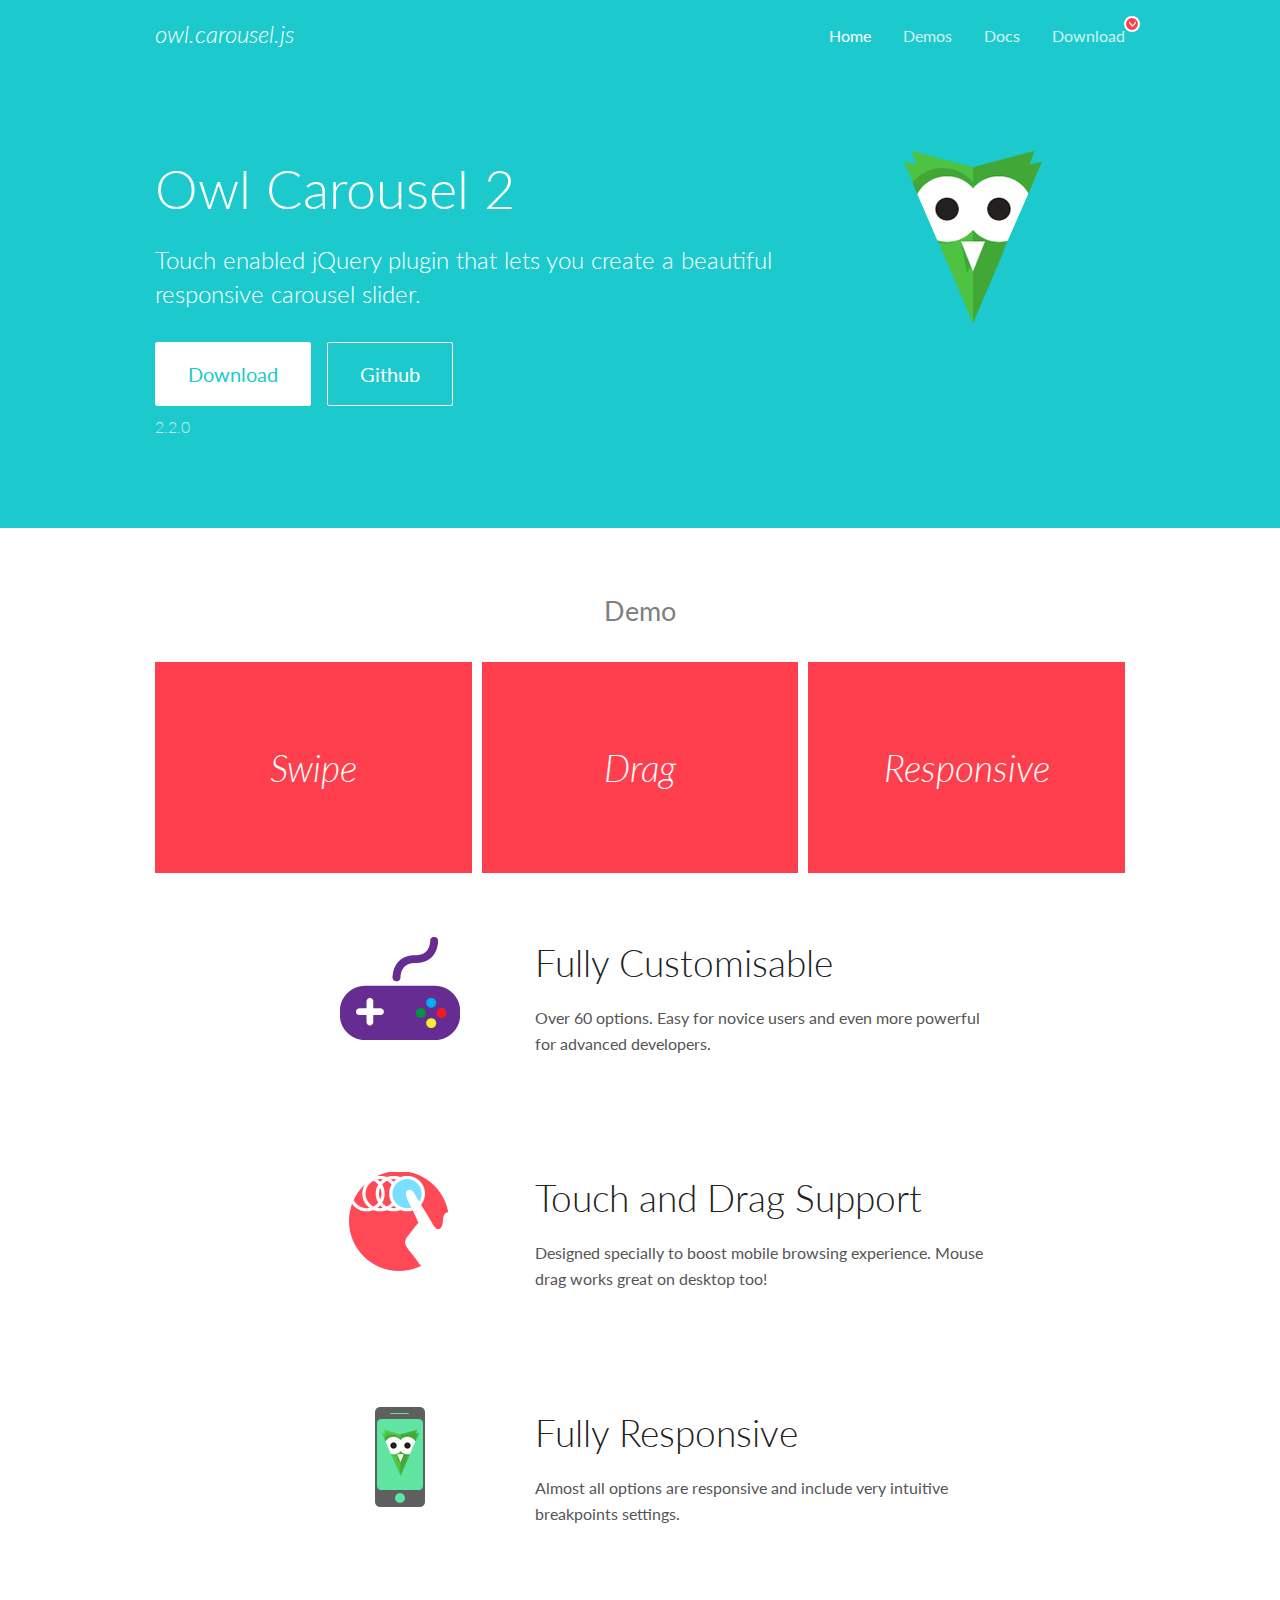
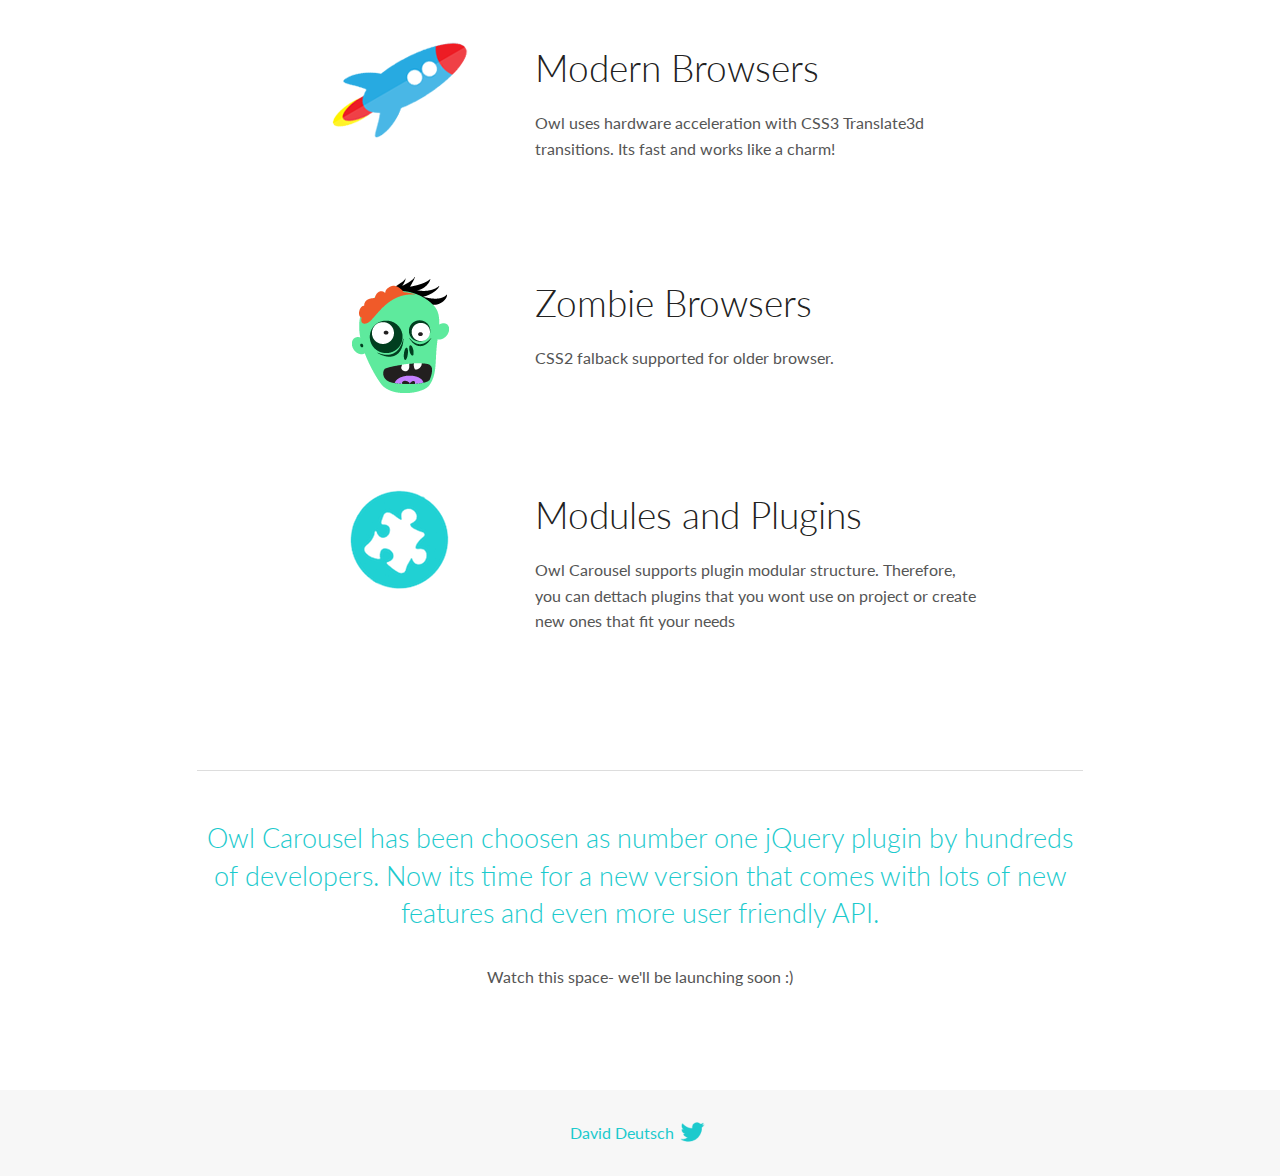
<file: docs/index.html>
<!DOCTYPE html>
<html lang="en">
  <head>

    <!-- head -->
    <meta charset="utf-8">
    <meta name="msapplication-tap-highlight" content="no" />
    <meta name="viewport" content="width=device-width, initial-scale=1.0" />
    <meta name="description" content="Touch enabled jQuery plugin that lets you create beautiful responsive carousel slider.">
    <meta name="author" content="David Deutsch">
    <title>
      Home | Owl Carousel | 2.2.0
    </title>

    <!-- Stylesheets -->
    <link href='https://fonts.googleapis.com/css?family=Lato:300,400,700,400italic,300italic' rel='stylesheet' type='text/css'>
    <link rel="stylesheet" href="assets/css/docs.theme.min.css">

    <!-- Owl Stylesheets -->
    <link rel="stylesheet" href="assets/owlcarousel/assets/owl.carousel.min.css">
    <link rel="stylesheet" href="assets/owlcarousel/assets/owl.theme.default.min.css">

    <!-- HTML5 shim and Respond.js IE8 support of HTML5 elements and media queries -->

    <!--[if lt IE 9]>
      <script src="https://oss.maxcdn.com/libs/html5shiv/3.7.0/html5shiv.js"></script>
      <script src="https://oss.maxcdn.com/libs/respond.js/1.3.0/respond.min.js"></script>
    <![endif]-->

    <!-- Favicons -->
    <link rel="apple-touch-icon-precomposed" sizes="144x144" href="assets/ico/apple-touch-icon-144-precomposed.png">
    <link rel="shortcut icon" href="assets/ico/favicon.png">
    <link rel="shortcut icon" href="favicon.ico">

    <!-- Yeah i know js should not be in header. Its required for demos.-->

    <!-- javascript -->
    <script src="assets/vendors/jquery.min.js"></script>
    <script src="assets/owlcarousel/owl.carousel.js"></script>
  </head>
  <body>

    <!-- header -->
    <header class="header">
      <div class="row">
        <div class="large-12 columns">
          <div class="brand left">
            <h3>
              <a href="/OwlCarousel2/">owl.carousel.js</a> 
            </h3>
          </div>
          <a id="toggle-nav" class="right">
            <span></span> <span></span> <span></span> 
          </a> 
          <div class="nav-bar">
            <ul class="clearfix">
              <li class="active">
                <a href="/OwlCarousel2/index.html">Home</a> 
              </li>
              <li> <a href="/OwlCarousel2/demos/demos.html">Demos</a>  </li>
              <li> <a href="/OwlCarousel2/docs/started-welcome.html">Docs</a>  </li>
              <li>
                <a href="/OwlCarousel2/download/owl.carousel.2.2.0.zip">Download</a> 
                <span class="download"></span> 
              </li>
            </ul>
          </div>
        </div>
      </div>
    </header>

    <!-- home panel -->
    <section id="hero">
      <div class="row">
        <div class="large-8 medium-8 columns">
          <h1>Owl Carousel 2</h1>
          <h4>Touch enabled jQuery plugin that lets you create a beautiful responsive carousel slider.</h4>
          <a href="/OwlCarousel2/download/owl.carousel.2.2.0.zip" class="hero-button">Download</a> 
          <a href="https://github.com/OwlCarousel2/OwlCarousel2" class="hero-button outline">Github</a> 
          <p>2.2.0</p>
        </div>
        <div class="large-4 medium-4 columns">
          <img class="owl-logo" src="assets/img/owl-logo.png" alt="mr. Owl">
        </div>
      </div>
    </section>

    <!-- body -->
    <div class="home-demo">
      <div class="row">
        <div class="large-12 columns">
          <h3>Demo</h3>
          <div class="owl-carousel">
            <div class="item">
              <h2>Swipe</h2>
            </div>
            <div class="item">
              <h2>Drag</h2>
            </div>
            <div class="item">
              <h2>Responsive</h2>
            </div>
            <div class="item">
              <h2>CSS3</h2>
            </div>
            <div class="item">
              <h2>Fast</h2>
            </div>
            <div class="item">
              <h2>Easy</h2>
            </div>
            <div class="item">
              <h2>Free</h2>
            </div>
            <div class="item">
              <h2>Upgradable</h2>
            </div>
            <div class="item">
              <h2>Tons of options</h2>
            </div>
            <div class="item">
              <h2>Infinity</h2>
            </div>
            <div class="item">
              <h2>Auto Width</h2>
            </div>
          </div>
        </div>
      </div>
    </div>
    <script>
      var owl = $('.owl-carousel');
      owl.owlCarousel({
        margin: 10,
        loop: true,
        responsive: {
          0: {
            items: 1
          },
          600: {
            items: 2
          },
          1000: {
            items: 3
          }
        }
      })
    </script>

    <!-- features -->
    <div id="features">
      <div class="row">
        <div class="small-12 medium-9 small-centered columns">
          <section class="row feature">
            <div class="medium-4 small-12 columns">
              <img src="assets/img/feature-options.png" alt="">
            </div>
            <div class="medium-8 small-12 columns">
              <h2>Fully Customisable</h2>
              <p>Over 60 options. Easy for novice users and even more powerful for advanced developers.</p>
            </div>
          </section>
          <section class="row feature">
            <div class="medium-4 small-12 columns">
              <img src="assets/img/feature-drag.png" alt="">
            </div>
            <div class="medium-8 small-12 columns">
              <h2>Touch and Drag Support</h2>
              <p>Designed specially to boost mobile browsing experience. Mouse drag works great on desktop too!</p>
            </div>
          </section>
          <section class="row feature">
            <div class="medium-4 small-12 columns">
              <img src="assets/img/feature-responsive.png" alt="">
            </div>
            <div class="medium-8 small-12 columns">
              <h2>Fully Responsive</h2>
              <p>Almost all options are responsive and include very intuitive breakpoints settings.</p>
            </div>
          </section>
          <section class="row feature">
            <div class="medium-4 small-12 columns">
              <img src="assets/img/feature-modern.png" alt="">
            </div>
            <div class="medium-8 small-12 columns">
              <h2>Modern Browsers</h2>
              <p>Owl uses hardware acceleration with CSS3 Translate3d transitions. Its fast and works like a charm! </p>
            </div>
          </section>
          <section class="row feature">
            <div class="medium-4 small-12 columns">
              <img src="assets/img/feature-zombie.png" alt="">
            </div>
            <div class="medium-8 small-12 columns">
              <h2>Zombie Browsers</h2>
              <p>CSS2 falback supported for older browser.</p>
            </div>
          </section>
          <section class="row feature">
            <div class="medium-4 small-12 columns">
              <img src="assets/img/feature-module.png" alt="">
            </div>
            <div class="medium-8 small-12 columns">
              <h2>Modules and Plugins</h2>
              <p>Owl Carousel supports plugin modular structure. Therefore, you can dettach plugins that you wont use on project or create new ones that fit your needs</p>
            </div>
          </section>
        </div>
      </div>
    </div>

    <!-- footer -->
    <section id="teaser-text">
      <div class="row">
        <div class="small-12 medium-11 small-centered columns">
          <hr>
          <h3 id="owl-carousel-has-been-choosen-as-number-one-jquery-plugin-by-hundreds-of-developers-now-its-time-for-a-new-version-that-comes-with-lots-of-new-features-and-even-more-user-friendly-api-">Owl Carousel has been choosen as number one jQuery plugin by hundreds of developers. Now its time for a new version that comes with lots of new features and even more user friendly API.</h3>
          <p>Watch this space- we&#39;ll be launching soon :)</p>
        </div>
      </div>
    </section>

    <!-- footer -->
    <footer class="footer">
      <div class="row">
        <div class="large-12 columns">
          <h5>
            <a href="/docs/support-contact.html">David Deutsch</a> 
            <a id="custom-tweet-button" href="https://twitter.com/share?url=http://www.owlcarousel.owlgraphic.com&text=Owl Carousel - This is so awesome! " target="_blank"></a> 
          </h5>
        </div>
      </div>
    </footer>

    <!-- vendors -->
    <script src="assets/vendors/highlight.js"></script>
    <script src="assets/js/app.js"></script>
  </body>
</html>
</file>
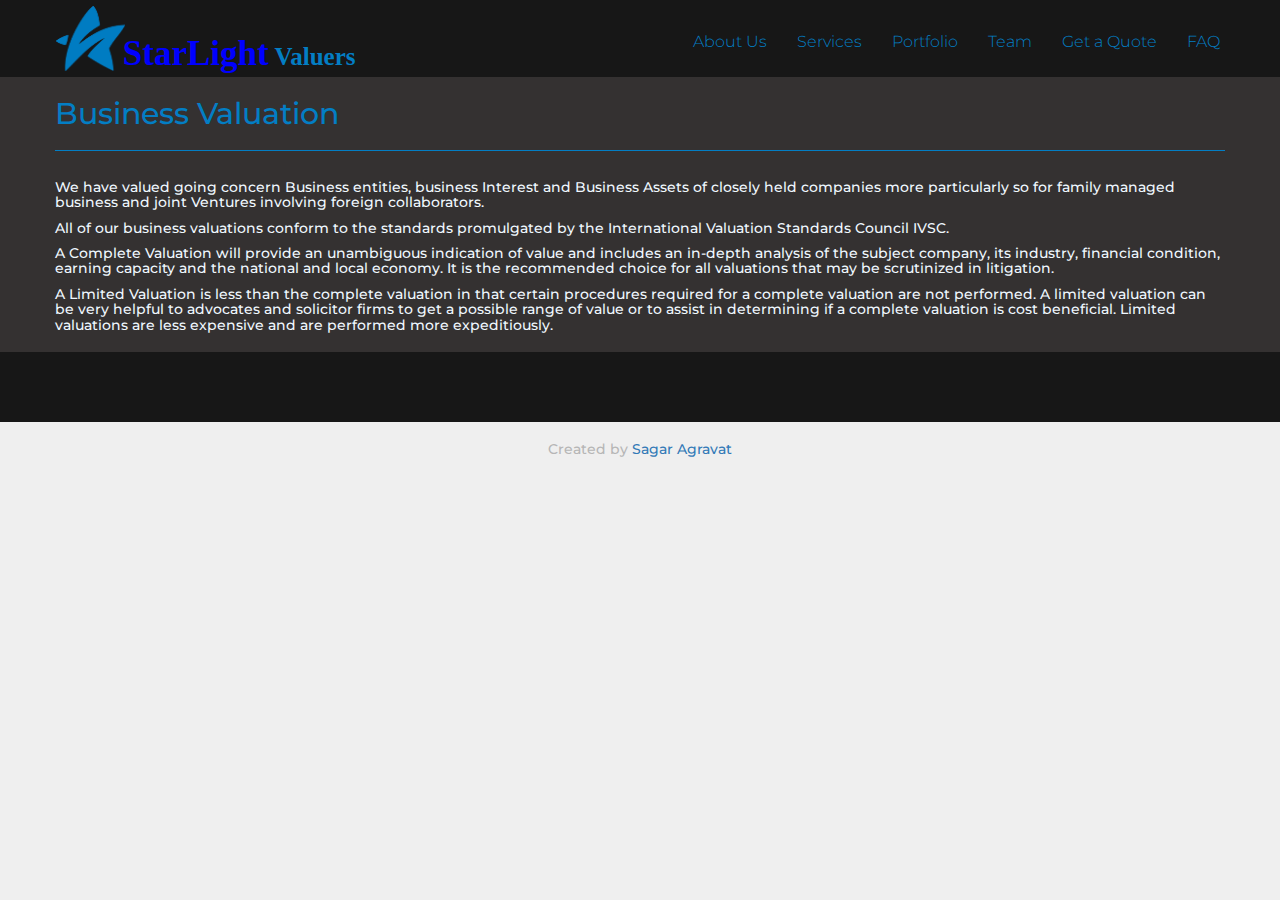
<file: Business Valuation.html>
<!doctype html>
<html>
<head>
    <meta charset="utf-8">
    <meta name="keywords" content="bootstrap theme, bootstrap template, html5 theme">
    <meta name="description" content="Free Bootstrap template based on HTML5 and CSS3">
    <link rel="shortcut icon" type="image/png" href="favicon.png"/>
    <meta name="viewport" content="width=device-width, initial-scale=1, user-scalable=0">

    <link rel="stylesheet" type="text/css" href="./css/bootstrap.css">
    <link rel="stylesheet" type="text/css" href="./style.css">
    <link rel="stylesheet" href="./css/animate.css"/>
    <script src="./js/jquery-2.1.0.js"></script>
    <script src="./js/bootstrap.js"></script>
    <script src="./js/typer.js"></script>
    <script src="./js/blocs.js"></script>
    <link rel='stylesheet' href='./css/et-line.min.css'/>
    <link rel='stylesheet' href='./css/font-awesome.min.css'/>
    <link href='http://fonts.googleapis.com/css?family=Montserrat&subset=latin,latin-ext' rel='stylesheet'
          type='text/css'>

    <title>Compex</title>
</head>
<body>
<!-- Main container -->
<div class="page-container">

    <!-- Navigation Bloc -->
    <div class="bloc bgc-silver d-bloc" id="nav-bloc">
        <div class="container">
            <nav class="navbar row">
                <div class="navbar-header">
                    <a class="navbar-brand" href="index.html"><img src = "LOGO.png"> <font color="blue"  style="font-size: 35px;font-family:Lucida Sans">StarLight</font><font  style=" font-size: 25px;font-family: Calibri;"> Valuers</font></a>
                    <button id="nav-toggle" type="button" class="ui-navbar-toggle navbar-toggle" data-toggle="collapse"
                            data-target=".navbar-1">
                        <span class="sr-only">Toggle navigation</span><span class="icon-bar"></span><span
                            class="icon-bar"></span><span class="icon-bar"></span>
                    </button>
                </div>
                <div class="collapse navbar-collapse navbar-1">
                    <ul class="site-navigation nav navbar-nav">
						<li>
                            <a  href="../compex/index.html#aboutus">About Us</a>
                        </li>
                        <li>
                            <a   href="../compex/index.html#services">Services</a>
                        </li>
                        <li>
                            <a  href="../compex/index.html#porfolio">Portfolio</a>
                        </li>
                        <li>
                            <a  href="../compex/index.html#team">Team</a>
                        </li>
                        <li>
                            <a  href="../compex/index.html#quote">Get a Quote</a>
                        </li>
                        <li>
                            <a  href="../compex/index.html#faq">FAQ</a>
                        </li>
                    </ul>
                </div>
            </nav>
        </div>
    </div>
    <!-- Navigation Bloc END -->
    <a class="bloc-button btn btn-d scrollToTop" onclick="scrollToTarget('1')"><span
            class="fa fa-chevron-up"></span></a>
    <!-- ScrollToTop Button END-->

    <div class="bloc l-bloc bgc-white" >
        <div class="container ">
            <div class="row">
                <div class="col-sm-12">
                    
<h2  <h3 class="text-left sub-heading wire-btn-carmine-pink"
style=" border-bottom: 1px solid #037EC4;
    padding-bottom: 20px;">    
                      	Business Valuation
                    </h3>
					<br/>
						<h5 style="color: aliceblue;">We have valued going concern Business entities, business Interest and Business Assets of closely held companies more particularly so for family managed business and joint Ventures involving foreign collaborators.

 
</h5>
<h5 style="color: aliceblue;">All of our business valuations conform to the standards promulgated by the International Valuation Standards Council IVSC.
</h5>
<h5 style="color: aliceblue;">A Complete Valuation will provide an unambiguous indication of value and includes an in-depth analysis of the subject company, its industry, financial condition, earning capacity and the national and local economy. It is the recommended choice for all valuations that may be scrutinized in litigation. </h5>
<h5 style="color: aliceblue;">A Limited Valuation is less than the complete valuation in that certain procedures required for a complete valuation are not performed. A limited valuation can be very helpful to advocates and solicitor firms to get a possible range of value or to assist in determining if a complete valuation is cost beneficial. Limited valuations are less expensive and are performed more expeditiously.

</h5>
<br/>



        </div>
    </div> 	
	 </div>  
	 </nav>	
	   </div>
    <!-- Footer - bloc-8 -->
    <div class="bloc bgc-platinum l-bloc" id="bloc-8">
        <div class="container bloc-sm">
            <div class="row">
                <div class="col-xs-12 col-md-8 col-md-offset-2">
                    <div class="col-sm-3 text-center">
                        <a class="social-lg" href="http://www.twitter.com/BootstrapOcean" target="_blank"><span
                                class="fa fa-twitter icon-md icon-carmine-pink"></span></a>
                    </div>
                    <div class="col-sm-3 text-center">
                        <a class="social-lg" href="https://www.facebook.com/BootstrapOcean" target="_blank"><span
                                class="fa fa-facebook icon-md icon-carmine-pink"></span></a>
                    </div>
                    <div class="col-sm-3 text-center">
                        <a class="social-lg"
                           href="https://plus.google.com/b/116513433102470788789/116513433102470788789/posts"
                           target="_blank"><span class="fa fa-google-plus icon-md icon-carmine-pink"></span></a>
                    </div>
                    <div class="col-sm-3 text-center">
                        <a class="social-lg" href="#"><span class="fa fa-dribbble icon-md icon-carmine-pink"></span></a>
                    </div>
                </div>
            </div>
        </div>
    </div>

	 <div class="row">
               <h5>     <div class="col-xs-12 col-md-8 col-md-offset-2 text-center mg-md">Created by <a
                        href="http://www.sagaragravat.com" target="_blank">Sagar Agravat</a></div>
            </h5>
			</div>
	
	   </div>
	
	
   
    <!-- Footer - bloc-8 END -->

<!-- Main container END -->
</body>

<!-- Google Analytics -->

<!-- Google Analytics END -->

</html>
</file>
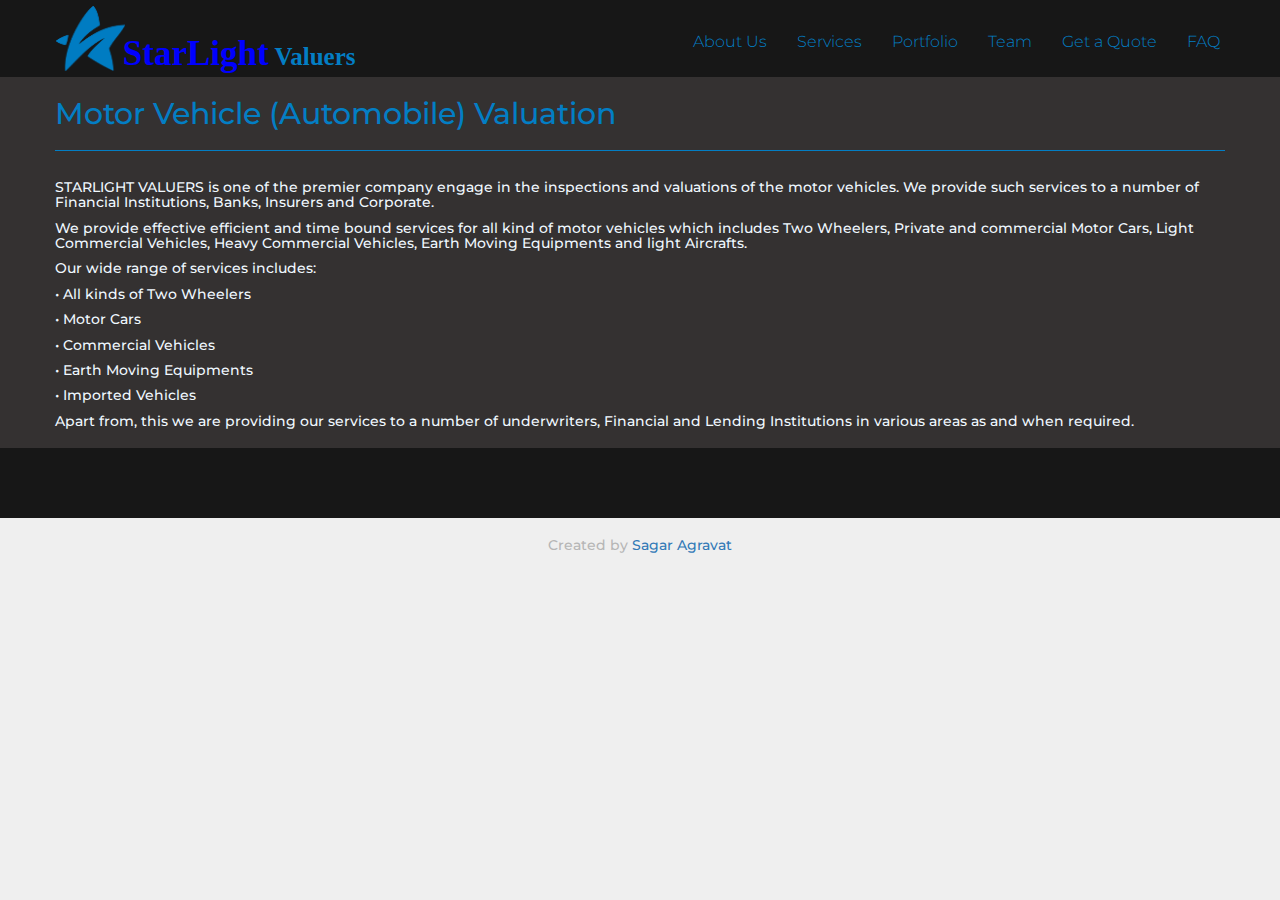
<file: Motor Vehicle (Automobile) Valuation.html>
<!doctype html>
<html>
<head>
    <meta charset="utf-8">
    <meta name="keywords" content="bootstrap theme, bootstrap template, html5 theme">
    <meta name="description" content="Free Bootstrap template based on HTML5 and CSS3">
    <link rel="shortcut icon" type="image/png" href="favicon.png"/>
    <meta name="viewport" content="width=device-width, initial-scale=1, user-scalable=0">

    <link rel="stylesheet" type="text/css" href="./css/bootstrap.css">
    <link rel="stylesheet" type="text/css" href="./style.css">
    <link rel="stylesheet" href="./css/animate.css"/>
    <script src="./js/jquery-2.1.0.js"></script>
    <script src="./js/bootstrap.js"></script>
    <script src="./js/typer.js"></script>
    <script src="./js/blocs.js"></script>
    <link rel='stylesheet' href='./css/et-line.min.css'/>
    <link rel='stylesheet' href='./css/font-awesome.min.css'/>
    <link href='http://fonts.googleapis.com/css?family=Montserrat&subset=latin,latin-ext' rel='stylesheet'
          type='text/css'>

    <title>Compex</title>
</head>
<body>
<!-- Main container -->
<div class="page-container">

    <!-- Navigation Bloc -->
    <div class="bloc bgc-silver d-bloc" id="nav-bloc">
        <div class="container">
            <nav class="navbar row">
                <div class="navbar-header">
                   <a class="navbar-brand" href="index.html"><img src = "LOGO.png"> <font color="blue"  style="font-size: 35px;font-family:Lucida Sans">StarLight</font><font  style=" font-size: 25px;font-family: Calibri;"> Valuers</font></a>
                    <button id="nav-toggle" type="button" class="ui-navbar-toggle navbar-toggle" data-toggle="collapse"
                            data-target=".navbar-1">
                        <span class="sr-only">Toggle navigation</span><span class="icon-bar"></span><span
                            class="icon-bar"></span><span class="icon-bar"></span>
                    </button>
                </div>
                <div class="collapse navbar-collapse navbar-1">
                    <ul class="site-navigation nav navbar-nav">
						<li>
                            <a  href="../compex/index.html#aboutus">About Us</a>
                        </li>
                        <li>
                            <a   href="../compex/index.html#services">Services</a>
                        </li>
                        <li>
                            <a  href="../compex/index.html#porfolio">Portfolio</a>
                        </li>
                        <li>
                            <a  href="../compex/index.html#team">Team</a>
                        </li>
                        <li>
                            <a  href="../compex/index.html#quote">Get a Quote</a>
                        </li>
                        <li>
                            <a  href="../compex/index.html#faq">FAQ</a>
                        </li>
                    </ul>
                </div>
            </nav>
        </div>
    </div>
    <!-- Navigation Bloc END -->
    <a class="bloc-button btn btn-d scrollToTop" onclick="scrollToTarget('1')"><span
            class="fa fa-chevron-up"></span></a>
    <!-- ScrollToTop Button END-->

    <div class="bloc l-bloc bgc-white" >
        <div class="container ">
            <div class="row">
                <div class="col-sm-12">
                    
<h2  <h3 class="text-left sub-heading wire-btn-carmine-pink"
style=" border-bottom: 1px solid #037EC4;
    padding-bottom: 20px;">    
                      	Motor Vehicle (Automobile) Valuation
                    </h3>
					<br/>
						<h5 style="color: aliceblue;">STARLIGHT VALUERS is one of the premier company engage in the inspections and valuations of the motor vehicles. We provide such services to a number of Financial Institutions, Banks, Insurers and Corporate.


 
</h5>
<h5 style="color: aliceblue;">We provide effective efficient and time bound services for all kind of motor vehicles which includes Two Wheelers, Private and commercial Motor Cars, Light Commercial Vehicles, Heavy Commercial Vehicles, Earth Moving Equipments and light Aircrafts.

</h5>
<h5 style="color: aliceblue;">Our wide range of services includes: </h5>
<h5 style="color: aliceblue;">•	All kinds of Two Wheelers</h5>
<h5 style="color: aliceblue;">•	Motor Cars</h5>
<h5 style="color: aliceblue;">•	Commercial Vehicles</h5>
<h5 style="color: aliceblue;">•	Earth Moving Equipments</h5>
<h5 style="color: aliceblue;">•	Imported Vehicles</h5>
<h5 style="color: aliceblue;">Apart from, this we are providing our services to a number of underwriters, Financial and Lending Institutions in various areas as and when required.</h5><br/>



        </div>
    </div> 	
	 </div>  
	 </nav>	
	   </div>
    <!-- Footer - bloc-8 -->
    <div class="bloc bgc-platinum l-bloc" id="bloc-8">
        <div class="container bloc-sm">
            <div class="row">
                <div class="col-xs-12 col-md-8 col-md-offset-2">
                    <div class="col-sm-3 text-center">
                        <a class="social-lg" href="http://www.twitter.com/BootstrapOcean" target="_blank"><span
                                class="fa fa-twitter icon-md icon-carmine-pink"></span></a>
                    </div>
                    <div class="col-sm-3 text-center">
                        <a class="social-lg" href="https://www.facebook.com/BootstrapOcean" target="_blank"><span
                                class="fa fa-facebook icon-md icon-carmine-pink"></span></a>
                    </div>
                    <div class="col-sm-3 text-center">
                        <a class="social-lg"
                           href="https://plus.google.com/b/116513433102470788789/116513433102470788789/posts"
                           target="_blank"><span class="fa fa-google-plus icon-md icon-carmine-pink"></span></a>
                    </div>
                    <div class="col-sm-3 text-center">
                        <a class="social-lg" href="#"><span class="fa fa-dribbble icon-md icon-carmine-pink"></span></a>
                    </div>
                </div>
            </div>
        </div>
    </div>

	 <div class="row">
               <h5>     <div class="col-xs-12 col-md-8 col-md-offset-2 text-center mg-md">Created by <a
                        href="http://www.sagaragravat.com" target="_blank">Sagar Agravat</a></div>
            </h5>
			</div>
	
	   </div>
	
	
   
    <!-- Footer - bloc-8 END -->

<!-- Main container END -->
</body>

<!-- Google Analytics -->

<!-- Google Analytics END -->

</html>
</file>
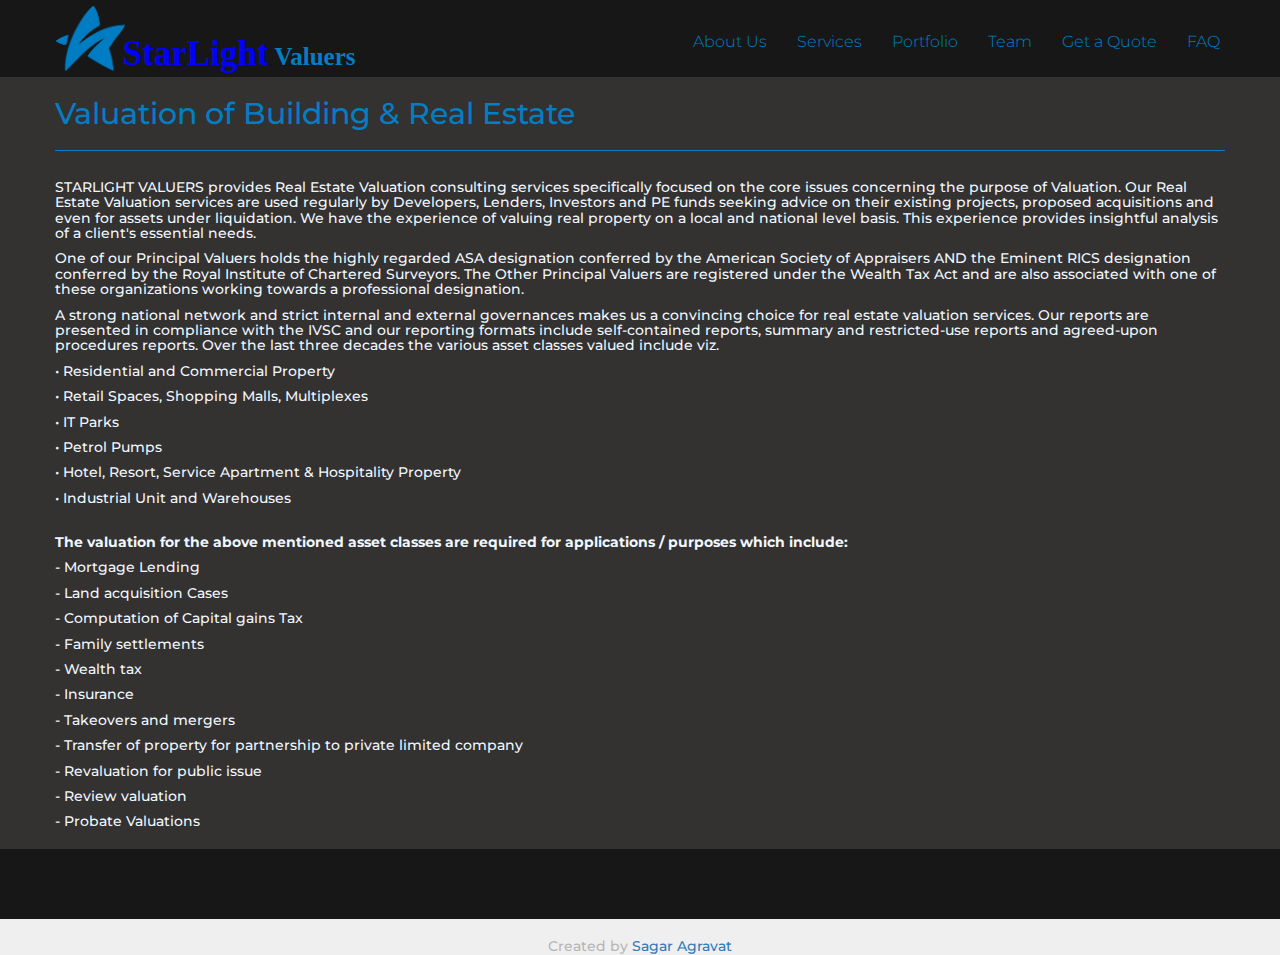
<file: Valuation of Building & Real Estate.html>
<!doctype html>
<html>
<head>
    <meta charset="utf-8">
    <meta name="keywords" content="bootstrap theme, bootstrap template, html5 theme">
    <meta name="description" content="Free Bootstrap template based on HTML5 and CSS3">
    <link rel="shortcut icon" type="image/png" href="favicon.png"/>
    <meta name="viewport" content="width=device-width, initial-scale=1, user-scalable=0">

    <link rel="stylesheet" type="text/css" href="./css/bootstrap.css">
    <link rel="stylesheet" type="text/css" href="./style.css">
    <link rel="stylesheet" href="./css/animate.css"/>
    <script src="./js/jquery-2.1.0.js"></script>
    <script src="./js/bootstrap.js"></script>
    <script src="./js/typer.js"></script>
    <script src="./js/blocs.js"></script>
    <link rel='stylesheet' href='./css/et-line.min.css'/>
    <link rel='stylesheet' href='./css/font-awesome.min.css'/>
    <link href='http://fonts.googleapis.com/css?family=Montserrat&subset=latin,latin-ext' rel='stylesheet'
          type='text/css'>

    <title>Compex</title>
</head>
<body>
<!-- Main container -->
<div class="page-container">

    <!-- Navigation Bloc -->
    <div class="bloc bgc-silver d-bloc" id="nav-bloc">
        <div class="container">
            <nav class="navbar row">
                <div class="navbar-header">
                    <a class="navbar-brand" href="index.html"><img src = "LOGO.png"> <font color="blue"  style="font-size: 35px;font-family:Lucida Sans">StarLight</font><font  style=" font-size: 25px;font-family: Calibri;"> Valuers</font></a>
                    <button id="nav-toggle" type="button" class="ui-navbar-toggle navbar-toggle" data-toggle="collapse"
                            data-target=".navbar-1">
                        <span class="sr-only">Toggle navigation</span><span class="icon-bar"></span><span
                            class="icon-bar"></span><span class="icon-bar"></span>
                    </button>
                </div>
                <div class="collapse navbar-collapse navbar-1">
                    <ul class="site-navigation nav navbar-nav">
						<li>
                            <a  href="../compex/index.html#aboutus">About Us</a>
                        </li>
                        <li>
                            <a   href="../compex/index.html#services">Services</a>
                        </li>
                        <li>
                            <a  href="../compex/index.html#porfolio">Portfolio</a>
                        </li>
                        <li>
                            <a  href="../compex/index.html#team">Team</a>
                        </li>
                        <li>
                            <a  href="../compex/index.html#quote">Get a Quote</a>
                        </li>
                        <li>
                            <a  href="../compex/index.html#faq">FAQ</a>
                        </li>
                    </ul>
                </div>
            </nav>
        </div>
    </div>
    <!-- Navigation Bloc END -->
    <a class="bloc-button btn btn-d scrollToTop" onclick="scrollToTarget('1')"><span
            class="fa fa-chevron-up"></span></a>
    <!-- ScrollToTop Button END-->

    <div class="bloc l-bloc bgc-white" >
        <div class="container ">
            <div class="row">
                <div class="col-sm-12">
                    
<h2  <h3 class="text-left sub-heading wire-btn-carmine-pink"
style=" border-bottom: 1px solid #037EC4;
    padding-bottom: 20px;">    
                      	Valuation of Building & Real Estate
                    </h3>
					<br/>
						<h5 style="color: aliceblue;">STARLIGHT VALUERS provides Real Estate Valuation consulting services specifically focused on the core issues concerning the purpose of Valuation. Our Real Estate Valuation services are used regularly by Developers, Lenders, Investors and PE funds seeking advice on their existing projects, proposed acquisitions and even for assets under liquidation. We have the experience of valuing real property on a local and national level basis. This experience provides insightful analysis of a client's essential needs. 
</h5>
<h5 style="color: aliceblue;">One of our Principal Valuers holds the highly regarded ASA designation conferred by the American Society of Appraisers AND the Eminent RICS designation conferred by the Royal Institute of Chartered Surveyors. The Other Principal Valuers are registered under the Wealth Tax Act and are also associated with one of these organizations working towards a professional designation.

</h5>
<h5 style="color: aliceblue;">A strong national network and strict internal and external governances makes us a convincing choice for real estate valuation services. Our reports are presented in compliance with the IVSC and our reporting formats include self-contained reports, summary and restricted-use reports and agreed-upon procedures reports. Over the last three decades the various asset classes valued include viz.</h5>
<h5 style="color: aliceblue;">•	Residential and Commercial Property</h5>
<h5 style="color: aliceblue;">•	Retail Spaces, Shopping Malls, Multiplexes</h5>
<h5 style="color: aliceblue;">•	IT Parks</h5>
<h5 style="color: aliceblue;">•	Petrol Pumps</h5>
<h5 style="color: aliceblue;">•	Hotel, Resort, Service Apartment & Hospitality Property</h5>
<h5 style="color: aliceblue;">•	Industrial Unit and Warehouses</h5><br/>

<h5 style="color: aliceblue;"><strong>The valuation for the above mentioned asset classes are required for applications / purposes which include:</strong></h5>



<h5 style="color: aliceblue;">-	Mortgage Lending</h5>
<h5 style="color: aliceblue;">-	Land acquisition Cases</h5>
<h5 style="color: aliceblue;">-	Computation of Capital gains Tax</h5>
<h5 style="color: aliceblue;">-	Family settlements</h5>
<h5 style="color: aliceblue;">-	Wealth tax</h5>
<h5 style="color: aliceblue;">-	Insurance</h5>
<h5 style="color: aliceblue;">-	Takeovers and mergers</h5>
<h5 style="color: aliceblue;">-	Transfer of property for partnership to private limited company</h5>
<h5 style="color: aliceblue;">-	Revaluation for public issue</h5>
<h5 style="color: aliceblue;">-	Review valuation</h5>
<h5 style="color: aliceblue;">-	Probate Valuations</h5>
&nbsp;
        </div>
    </div> 	
	 </div>  
	 </nav>	
	   </div>
    <!-- Footer - bloc-8 -->
    <div class="bloc bgc-platinum l-bloc" id="bloc-8">
        <div class="container bloc-sm">
            <div class="row">
                <div class="col-xs-12 col-md-8 col-md-offset-2">
                    <div class="col-sm-3 text-center">
                        <a class="social-lg" href="http://www.twitter.com/BootstrapOcean" target="_blank"><span
                                class="fa fa-twitter icon-md icon-carmine-pink"></span></a>
                    </div>
                    <div class="col-sm-3 text-center">
                        <a class="social-lg" href="https://www.facebook.com/BootstrapOcean" target="_blank"><span
                                class="fa fa-facebook icon-md icon-carmine-pink"></span></a>
                    </div>
                    <div class="col-sm-3 text-center">
                        <a class="social-lg"
                           href="https://plus.google.com/b/116513433102470788789/116513433102470788789/posts"
                           target="_blank"><span class="fa fa-google-plus icon-md icon-carmine-pink"></span></a>
                    </div>
                    <div class="col-sm-3 text-center">
                        <a class="social-lg" href="#"><span class="fa fa-dribbble icon-md icon-carmine-pink"></span></a>
                    </div>
                </div>
            </div>
        </div>
    </div>

	 <div class="row">
               <h5>     <div class="col-xs-12 col-md-8 col-md-offset-2 text-center mg-md">Created by <a
                        href="http://www.sagaragravat.com" target="_blank">Sagar Agravat</a></div>
            </h5>
			</div>
	
	   </div>
	
	
   
    <!-- Footer - bloc-8 END -->

<!-- Main container END -->
</body>

<!-- Google Analytics -->

<!-- Google Analytics END -->

</html>
</file>
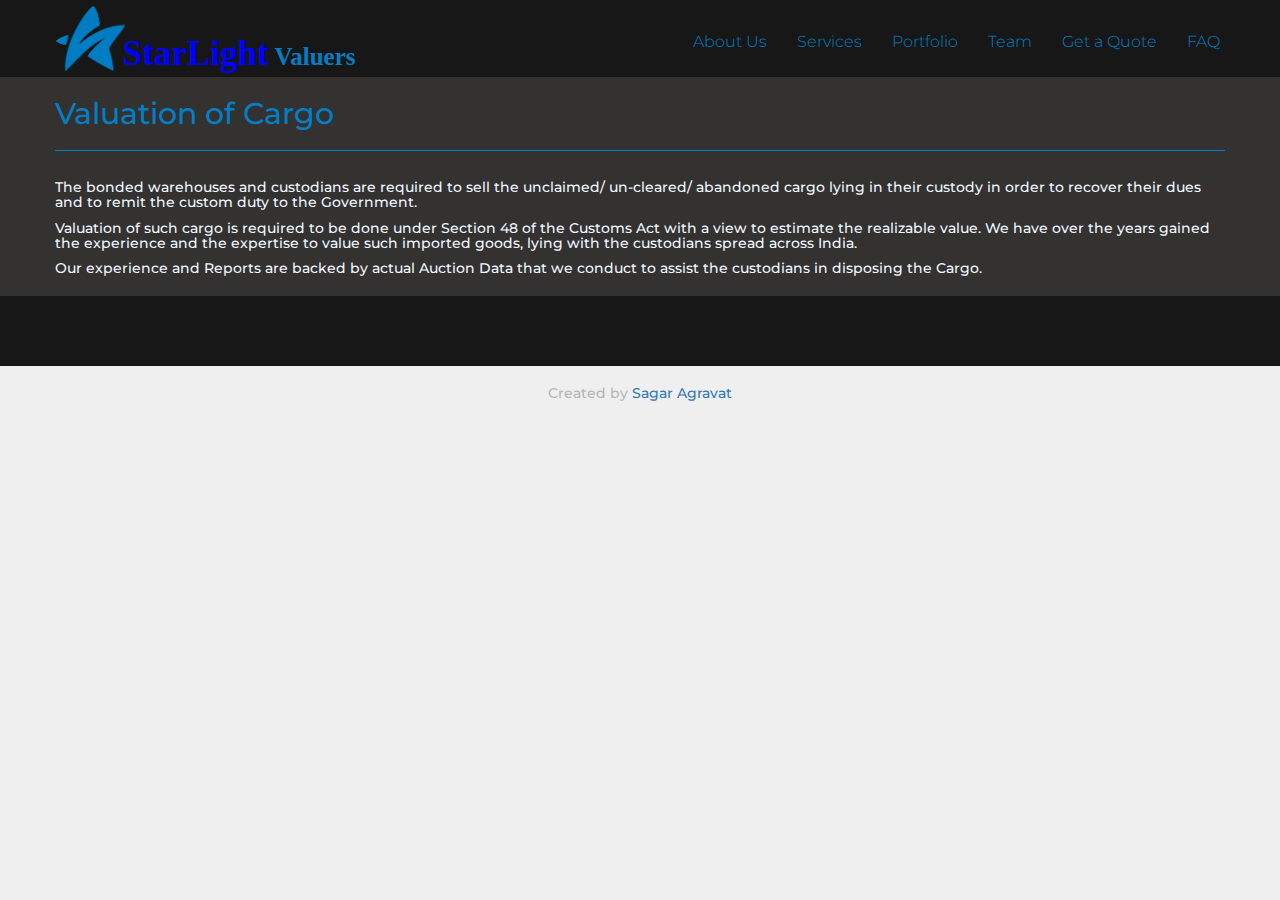
<file: Valuation of Cargo.html>
<!doctype html>
<html>
<head>
    <meta charset="utf-8">
    <meta name="keywords" content="bootstrap theme, bootstrap template, html5 theme">
    <meta name="description" content="Free Bootstrap template based on HTML5 and CSS3">
    <link rel="shortcut icon" type="image/png" href="favicon.png"/>
    <meta name="viewport" content="width=device-width, initial-scale=1, user-scalable=0">

    <link rel="stylesheet" type="text/css" href="./css/bootstrap.css">
    <link rel="stylesheet" type="text/css" href="./style.css">
    <link rel="stylesheet" href="./css/animate.css"/>
    <script src="./js/jquery-2.1.0.js"></script>
    <script src="./js/bootstrap.js"></script>
    <script src="./js/typer.js"></script>
    <script src="./js/blocs.js"></script>
    <link rel='stylesheet' href='./css/et-line.min.css'/>
    <link rel='stylesheet' href='./css/font-awesome.min.css'/>
    <link href='http://fonts.googleapis.com/css?family=Montserrat&subset=latin,latin-ext' rel='stylesheet'
          type='text/css'>

    <title>Compex</title>
</head>
<body>
<!-- Main container -->
<div class="page-container">

    <!-- Navigation Bloc -->
    <div class="bloc bgc-silver d-bloc" id="nav-bloc">
        <div class="container">
            <nav class="navbar row">
                <div class="navbar-header">
                   <a class="navbar-brand" href="index.html"><img src = "LOGO.png"> <font color="blue"  style="font-size: 35px;font-family:Lucida Sans">StarLight</font><font  style=" font-size: 25px;font-family: Calibri;"> Valuers</font></a>
                    <button id="nav-toggle" type="button" class="ui-navbar-toggle navbar-toggle" data-toggle="collapse"
                            data-target=".navbar-1">
                        <span class="sr-only">Toggle navigation</span><span class="icon-bar"></span><span
                            class="icon-bar"></span><span class="icon-bar"></span>
                    </button>
                </div>
                <div class="collapse navbar-collapse navbar-1">
                    <ul class="site-navigation nav navbar-nav">
						<li>
                            <a  href="../compex/index.html#aboutus">About Us</a>
                        </li>
                        <li>
                            <a   href="../compex/index.html#services">Services</a>
                        </li>
                        <li>
                            <a  href="../compex/index.html#porfolio">Portfolio</a>
                        </li>
                        <li>
                            <a  href="../compex/index.html#team">Team</a>
                        </li>
                        <li>
                            <a  href="../compex/index.html#quote">Get a Quote</a>
                        </li>
                        <li>
                            <a  href="../compex/index.html#faq">FAQ</a>
                        </li>
                    </ul>
                </div>
            </nav>
        </div>
    </div>
    <!-- Navigation Bloc END -->
    <a class="bloc-button btn btn-d scrollToTop" onclick="scrollToTarget('1')"><span
            class="fa fa-chevron-up"></span></a>
    <!-- ScrollToTop Button END-->

    <div class="bloc l-bloc bgc-white" >
        <div class="container ">
            <div class="row">
                <div class="col-sm-12">
                    
<h2  <h3 class="text-left sub-heading wire-btn-carmine-pink"
style=" border-bottom: 1px solid #037EC4;
    padding-bottom: 20px;">    
                      	Valuation of Cargo
                    </h3>
					<br/>
						<h5 style="color: aliceblue;">The bonded warehouses and custodians are required to sell the unclaimed/ un-cleared/ abandoned cargo lying in their custody in order to recover their dues and to remit the custom duty to the Government.


 
</h5>
<h5 style="color: aliceblue;">Valuation of such cargo is required to be done under Section 48 of the Customs Act with a view to estimate the realizable value. We have over the years gained the experience and the expertise to value such imported goods, lying with the custodians spread across India.

</h5>
<h5 style="color: aliceblue;">Our experience and Reports are backed by actual Auction Data that we conduct to assist the custodians in disposing the Cargo. </h5>
<br/>



        </div>
    </div> 	
	 </div>  
	 </nav>	
	   </div>
    <!-- Footer - bloc-8 -->
    <div class="bloc bgc-platinum l-bloc" id="bloc-8">
        <div class="container bloc-sm">
            <div class="row">
                <div class="col-xs-12 col-md-8 col-md-offset-2">
                    <div class="col-sm-3 text-center">
                        <a class="social-lg" href="http://www.twitter.com/BootstrapOcean" target="_blank"><span
                                class="fa fa-twitter icon-md icon-carmine-pink"></span></a>
                    </div>
                    <div class="col-sm-3 text-center">
                        <a class="social-lg" href="https://www.facebook.com/BootstrapOcean" target="_blank"><span
                                class="fa fa-facebook icon-md icon-carmine-pink"></span></a>
                    </div>
                    <div class="col-sm-3 text-center">
                        <a class="social-lg"
                           href="https://plus.google.com/b/116513433102470788789/116513433102470788789/posts"
                           target="_blank"><span class="fa fa-google-plus icon-md icon-carmine-pink"></span></a>
                    </div>
                    <div class="col-sm-3 text-center">
                        <a class="social-lg" href="#"><span class="fa fa-dribbble icon-md icon-carmine-pink"></span></a>
                    </div>
                </div>
            </div>
        </div>
    </div>

	 <div class="row">
               <h5>     <div class="col-xs-12 col-md-8 col-md-offset-2 text-center mg-md">Created by <a
                        href="http://www.sagaragravat.com" target="_blank">Sagar Agravat</a></div>
            </h5>
			</div>
	
	   </div>
	
	
   
    <!-- Footer - bloc-8 END -->

<!-- Main container END -->
</body>

<!-- Google Analytics -->

<!-- Google Analytics END -->

</html>
</file>
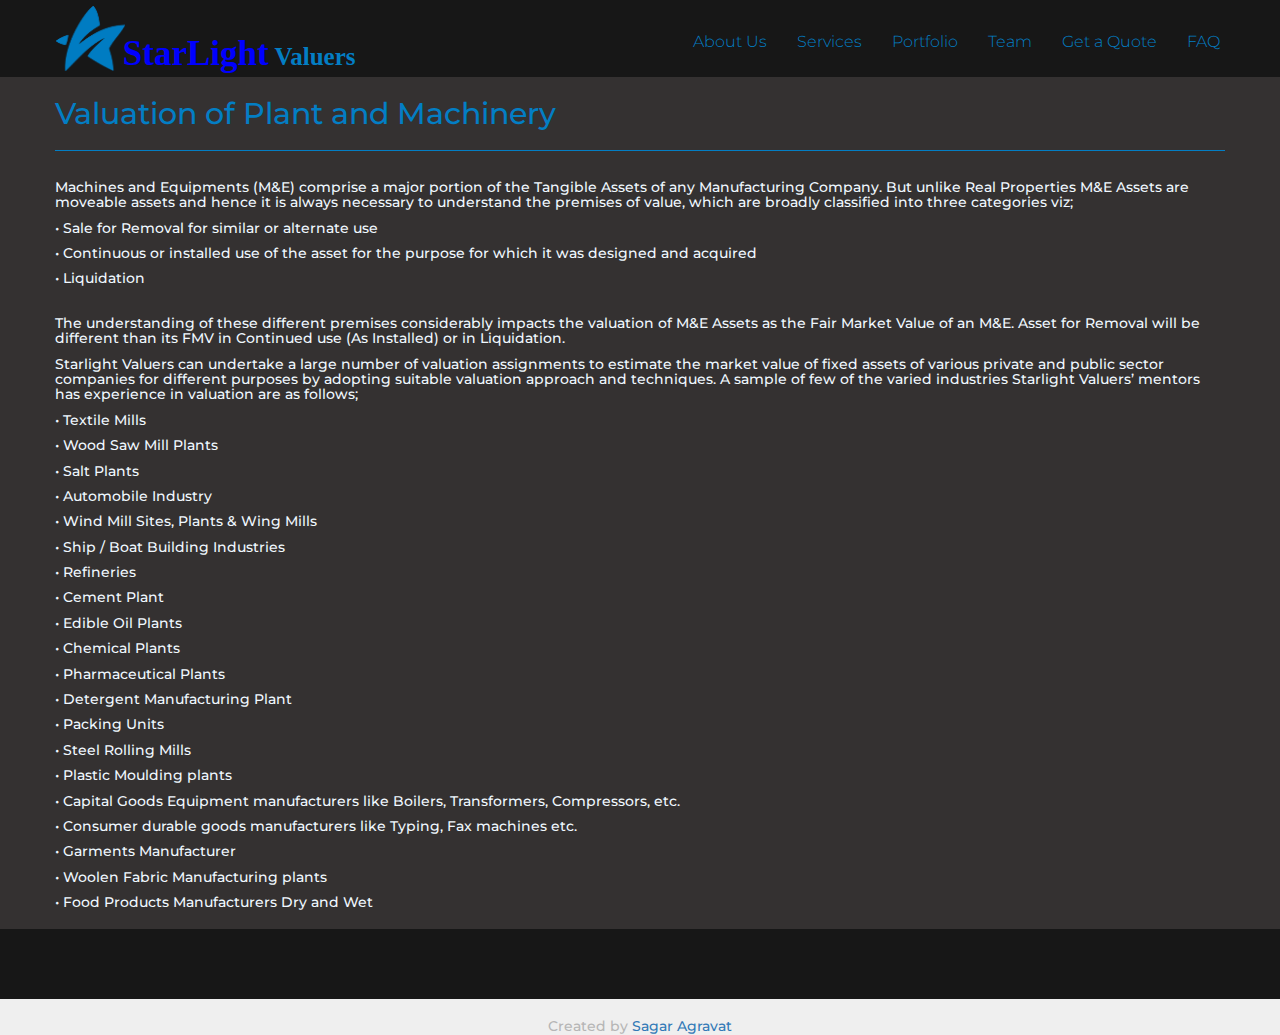
<file: Valuation of Plant and Machinery.html>
<!doctype html>
<html>
<head>
    <meta charset="utf-8">
    <meta name="keywords" content="bootstrap theme, bootstrap template, html5 theme">
    <meta name="description" content="Free Bootstrap template based on HTML5 and CSS3">
    <link rel="shortcut icon" type="image/png" href="favicon.png"/>
    <meta name="viewport" content="width=device-width, initial-scale=1, user-scalable=0">

    <link rel="stylesheet" type="text/css" href="./css/bootstrap.css">
    <link rel="stylesheet" type="text/css" href="./style.css">
    <link rel="stylesheet" href="./css/animate.css"/>
    <script src="./js/jquery-2.1.0.js"></script>
    <script src="./js/bootstrap.js"></script>
    <script src="./js/typer.js"></script>
    <script src="./js/blocs.js"></script>
    <link rel='stylesheet' href='./css/et-line.min.css'/>
    <link rel='stylesheet' href='./css/font-awesome.min.css'/>
    <link href='http://fonts.googleapis.com/css?family=Montserrat&subset=latin,latin-ext' rel='stylesheet'
          type='text/css'>

    <title>Compex</title>
</head>
<body>
<!-- Main container -->
<div class="page-container">

    <!-- Navigation Bloc -->
    <div class="bloc bgc-silver d-bloc" id="nav-bloc">
        <div class="container">
            <nav class="navbar row">
                <div class="navbar-header">
<a class="navbar-brand" href="index.html"><img src = "LOGO.png"> <font color="blue"  style="font-size: 35px;font-family:Lucida Sans">StarLight</font><font  style=" font-size: 25px;font-family: Calibri;"> Valuers</font></a>
                    <button id="nav-toggle" type="button" class="ui-navbar-toggle navbar-toggle" data-toggle="collapse"
                            data-target=".navbar-1">
                        <span class="sr-only">Toggle navigation</span><span class="icon-bar"></span><span
                            class="icon-bar"></span><span class="icon-bar"></span>
                    </button>
                </div>
                <div class="collapse navbar-collapse navbar-1">
                    <ul class="site-navigation nav navbar-nav">
						<li>
                            <a  href="../compex/index.html#aboutus">About Us</a>
                        </li>
                        <li>
                            <a   href="../compex/index.html#services">Services</a>
                        </li>
                        <li>
                            <a  href="../compex/index.html#porfolio">Portfolio</a>
                        </li>
                        <li>
                            <a  href="../compex/index.html#team">Team</a>
                        </li>
                        <li>
                            <a  href="../compex/index.html#quote">Get a Quote</a>
                        </li>
                        <li>
                            <a  href="../compex/index.html#faq">FAQ</a>
                        </li>
                    </ul>
                </div>
            </nav>
        </div>
    </div>
    <!-- Navigation Bloc END -->
    <a class="bloc-button btn btn-d scrollToTop" onclick="scrollToTarget('1')"><span
            class="fa fa-chevron-up"></span></a>
    <!-- ScrollToTop Button END-->

    <div class="bloc l-bloc bgc-white" >
        <div class="container ">
            <div class="row">
                <div class="col-sm-12">
                    
<h2  <h3 class="text-left sub-heading wire-btn-carmine-pink"
style=" border-bottom: 1px solid #037EC4;
    padding-bottom: 20px;">    
                      	Valuation of Plant and Machinery
                    </h3>
					<br/>
						<h5 style="color: aliceblue;">Machines and Equipments (M&E) comprise a major portion of the Tangible Assets of any Manufacturing Company. But unlike Real Properties M&E Assets are moveable assets and hence it is always necessary to understand the premises of value, which are broadly classified into three categories viz; 
</h5>
<h5 style="color: aliceblue;">•	Sale for Removal for similar or alternate use</h5>
<h5 style="color: aliceblue;">•	Continuous or installed use of the asset for the purpose for which it was designed and acquired</h5>
<h5 style="color: aliceblue;">•	Liquidation</h5><br/>

<h5 style="color: aliceblue;">The understanding of these different premises considerably impacts the valuation of M&E Assets as the Fair Market Value of an M&E. Asset for Removal will be different than its FMV in Continued use (As Installed) or in Liquidation.</h5>

<h5 style="color: aliceblue;">Starlight Valuers can undertake a large number of valuation assignments to estimate the market value of fixed assets of various private and public sector companies for different purposes by adopting suitable valuation approach and techniques. A sample of few of the varied industries Starlight Valuers’ mentors has experience in valuation are as follows;</h5>

<h5 style="color: aliceblue;">•	Textile Mills</h5>
<h5 style="color: aliceblue;">•	Wood Saw Mill Plants</h5>
<h5 style="color: aliceblue;">•	Salt Plants</h5>
<h5 style="color: aliceblue;">•	Automobile Industry</h5>
<h5 style="color: aliceblue;">•	Wind Mill Sites, Plants & Wing Mills</h5>
<h5 style="color: aliceblue;">•	Ship / Boat Building Industries</h5>
<h5 style="color: aliceblue;">•	Refineries</h5>
<h5 style="color: aliceblue;">•	Cement Plant</h5>
<h5 style="color: aliceblue;">•	Edible Oil Plants</h5>
<h5 style="color: aliceblue;">•	Chemical Plants</h5>
<h5 style="color: aliceblue;">•	Pharmaceutical Plants</h5>
<h5 style="color: aliceblue;">•	Detergent Manufacturing Plant</h5>
<h5 style="color: aliceblue;">•	Packing Units</h5>
<h5 style="color: aliceblue;">•	Steel Rolling Mills</h5>
<h5 style="color: aliceblue;">•	Plastic Moulding plants</h5>
<h5 style="color: aliceblue;">•	Capital Goods Equipment manufacturers like Boilers, Transformers, Compressors, etc.</h5>
<h5 style="color: aliceblue;">•	Consumer durable goods manufacturers like Typing, Fax machines etc.</h5>
<h5 style="color: aliceblue;">•	Garments Manufacturer</h5>
<h5 style="color: aliceblue;">•	Woolen Fabric Manufacturing plants</h5>
<h5 style="color: aliceblue;">•	Food Products Manufacturers Dry and Wet</h5>&nbsp;
        </div>
    </div> 	
	 </div>  
	 </nav>	
	   </div>
    <!-- Footer - bloc-8 -->
    <div class="bloc bgc-platinum l-bloc" id="bloc-8">
        <div class="container bloc-sm">
            <div class="row">
                <div class="col-xs-12 col-md-8 col-md-offset-2">
                    <div class="col-sm-3 text-center">
                        <a class="social-lg" href="http://www.twitter.com/BootstrapOcean" target="_blank"><span
                                class="fa fa-twitter icon-md icon-carmine-pink"></span></a>
                    </div>
                    <div class="col-sm-3 text-center">
                        <a class="social-lg" href="https://www.facebook.com/BootstrapOcean" target="_blank"><span
                                class="fa fa-facebook icon-md icon-carmine-pink"></span></a>
                    </div>
                    <div class="col-sm-3 text-center">
                        <a class="social-lg"
                           href="https://plus.google.com/b/116513433102470788789/116513433102470788789/posts"
                           target="_blank"><span class="fa fa-google-plus icon-md icon-carmine-pink"></span></a>
                    </div>
                    <div class="col-sm-3 text-center">
                        <a class="social-lg" href="#"><span class="fa fa-dribbble icon-md icon-carmine-pink"></span></a>
                    </div>
                </div>
            </div>
        </div>
    </div>

	 <div class="row">
               <h5>     <div class="col-xs-12 col-md-8 col-md-offset-2 text-center mg-md">Created by <a
                        href="http://www.sagaragravat.com" target="_blank">Sagar Agravat</a></div>
            </h5>
			</div>
	
	   </div>
	
	
   
    <!-- Footer - bloc-8 END -->

<!-- Main container END -->
</body>

<!-- Google Analytics -->

<!-- Google Analytics END -->

</html>
</file>
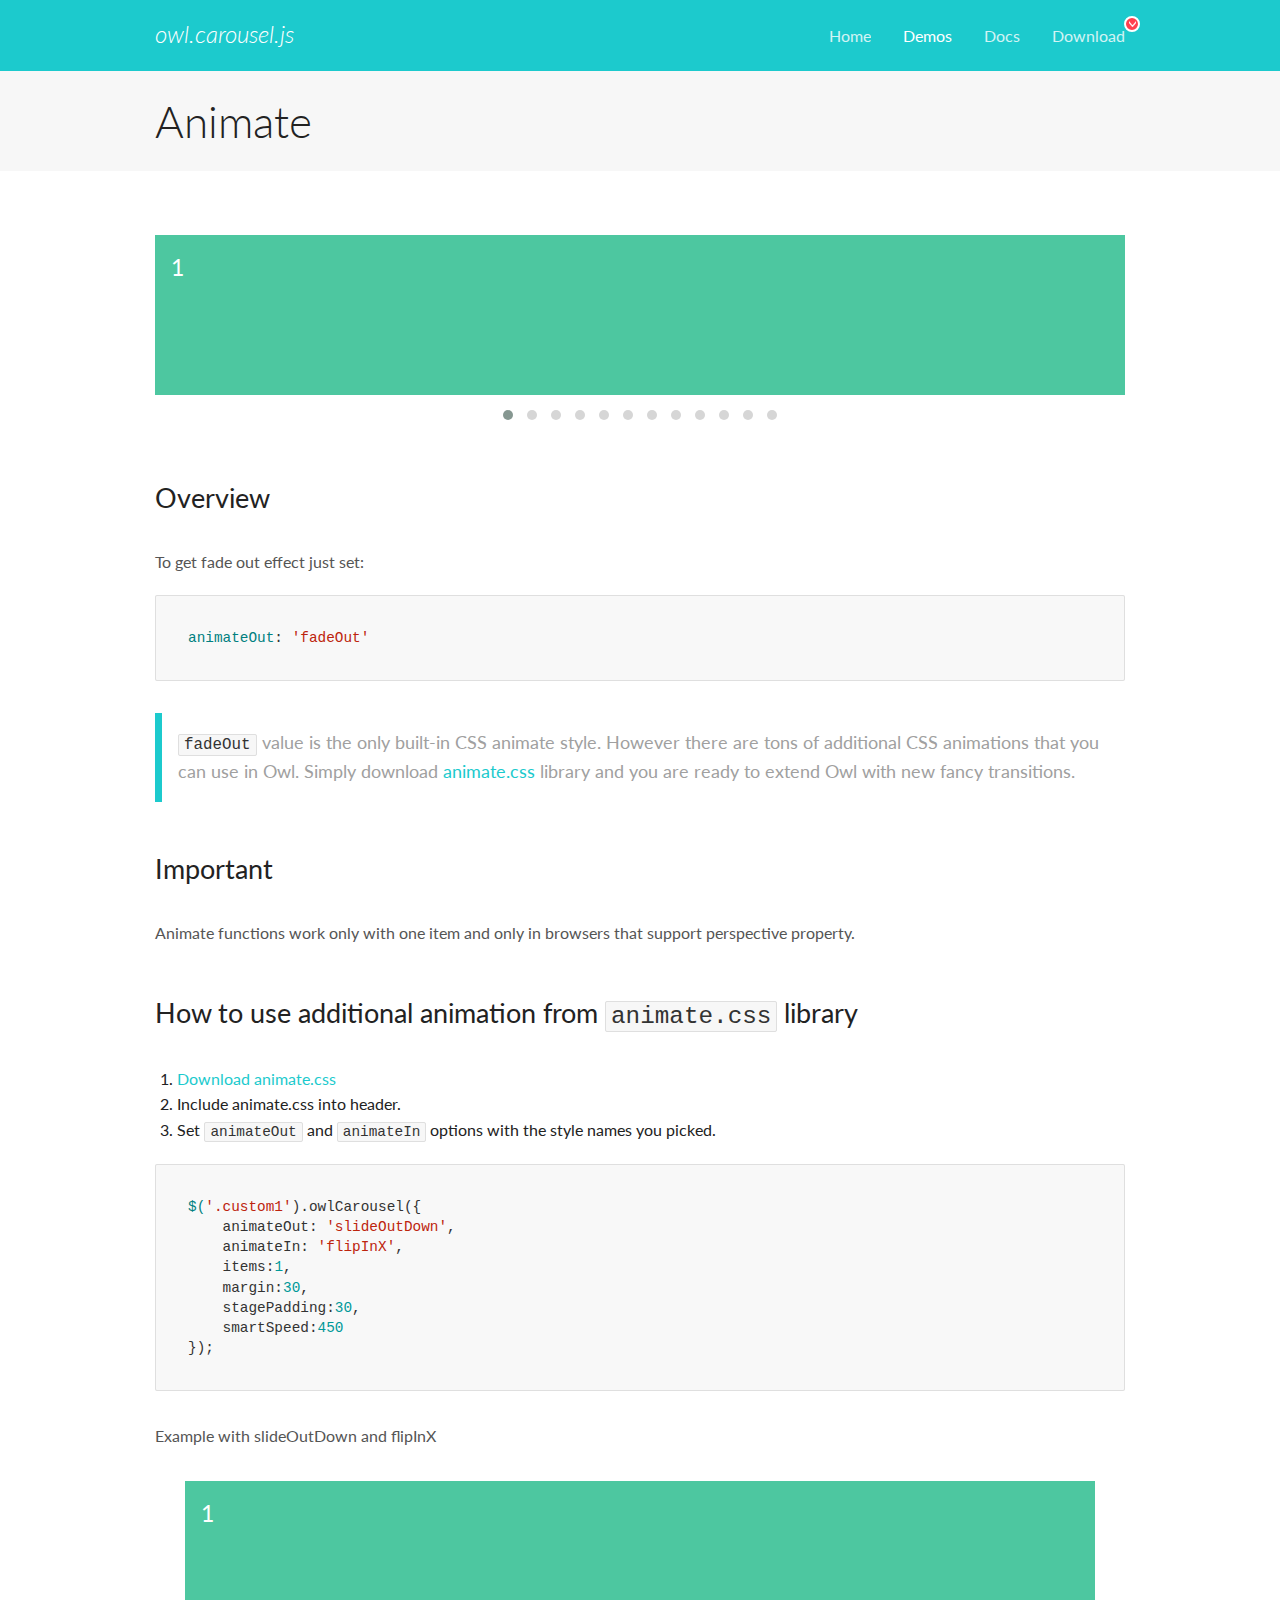
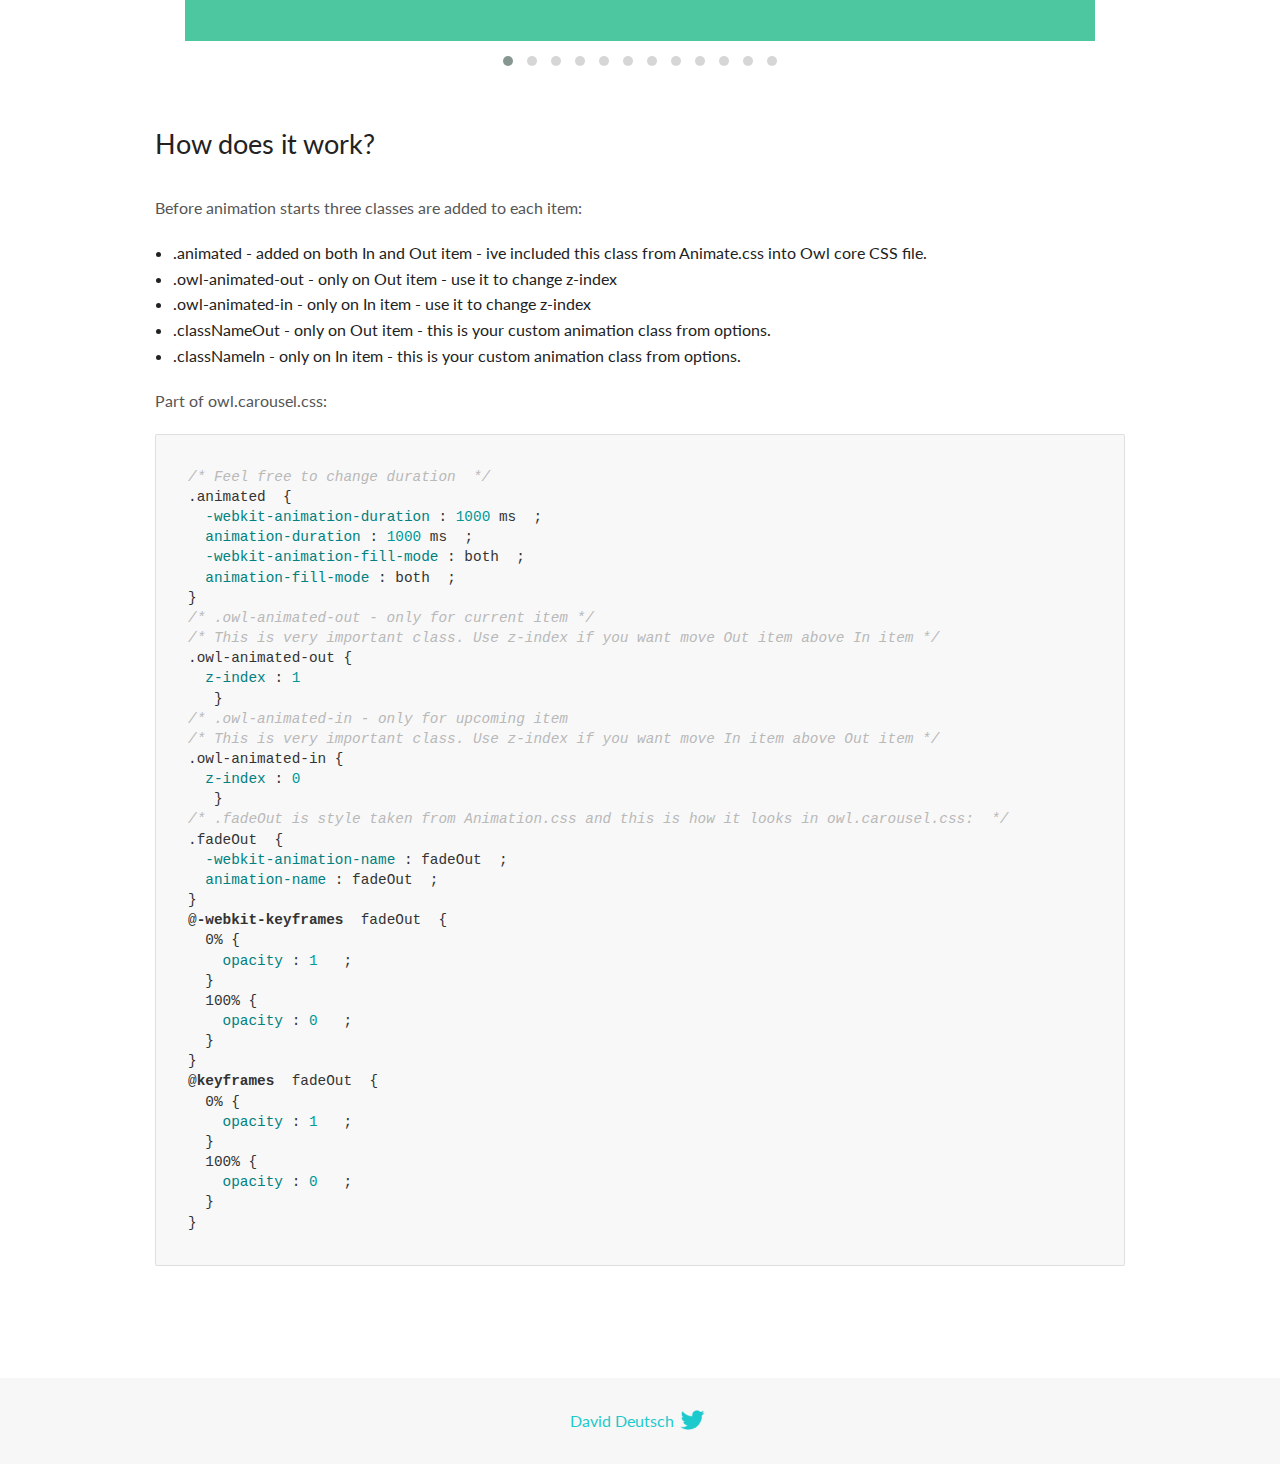
<file: docs/demos/animate.html>
<!DOCTYPE html>
<html lang="en">
  <head>

    <!-- head -->
    <meta charset="utf-8">
    <meta name="msapplication-tap-highlight" content="no" />
    <meta name="viewport" content="width=device-width, initial-scale=1.0" />
    <meta name="description" content="Animate carousel">
    <meta name="author" content="David Deutsch">
    <title>
      Animate Demo | Owl Carousel | 2.2.0
    </title>

    <!-- Stylesheets -->
    <link href='https://fonts.googleapis.com/css?family=Lato:300,400,700,400italic,300italic' rel='stylesheet' type='text/css'>
    <link rel="stylesheet" href="../assets/css/docs.theme.min.css">

    <!-- Owl Stylesheets -->
    <link rel="stylesheet" href="../assets/owlcarousel/assets/owl.carousel.min.css">
    <link rel="stylesheet" href="../assets/owlcarousel/assets/owl.theme.default.min.css">

    <!-- HTML5 shim and Respond.js IE8 support of HTML5 elements and media queries -->

    <!--[if lt IE 9]>
      <script src="https://oss.maxcdn.com/libs/html5shiv/3.7.0/html5shiv.js"></script>
      <script src="https://oss.maxcdn.com/libs/respond.js/1.3.0/respond.min.js"></script>
    <![endif]-->

    <!-- Favicons -->
    <link rel="apple-touch-icon-precomposed" sizes="144x144" href="../assets/ico/apple-touch-icon-144-precomposed.png">
    <link rel="shortcut icon" href="../assets/ico/favicon.png">
    <link rel="shortcut icon" href="favicon.ico">

    <!-- Yeah i know js should not be in header. Its required for demos.-->

    <!-- javascript -->
    <script src="../assets/vendors/jquery.min.js"></script>
    <script src="../assets/owlcarousel/owl.carousel.js"></script>
  </head>
  <body>

    <!-- header -->
    <header class="header">
      <div class="row">
        <div class="large-12 columns">
          <div class="brand left">
            <h3>
              <a href="/OwlCarousel2/">owl.carousel.js</a> 
            </h3>
          </div>
          <a id="toggle-nav" class="right">
            <span></span> <span></span> <span></span> 
          </a> 
          <div class="nav-bar">
            <ul class="clearfix">
              <li> <a href="/OwlCarousel2/index.html">Home</a>  </li>
              <li class="active">
                <a href="/OwlCarousel2/demos/demos.html">Demos</a> 
              </li>
              <li> <a href="/OwlCarousel2/docs/started-welcome.html">Docs</a>  </li>
              <li>
                <a href="/OwlCarousel2/download/owl.carousel.2.2.0.zip">Download</a> 
                <span class="download"></span> 
              </li>
            </ul>
          </div>
        </div>
      </div>
    </header>

    <!-- title -->
    <section class="title">
      <div class="row">
        <div class="large-12 columns">
          <h1>Animate</h1>
        </div>
      </div>
    </section>

    <!--  Demos -->
    <section id="demos">
      <div class="row">
        <div class="large-12 columns">
          <div class="fadeOut owl-carousel owl-theme">
            <div class="item">
              <h4>1</h4>
            </div>
            <div class="item">
              <h4>2</h4>
            </div>
            <div class="item">
              <h4>3</h4>
            </div>
            <div class="item">
              <h4>4</h4>
            </div>
            <div class="item">
              <h4>5</h4>
            </div>
            <div class="item">
              <h4>6</h4>
            </div>
            <div class="item">
              <h4>7</h4>
            </div>
            <div class="item">
              <h4>8</h4>
            </div>
            <div class="item">
              <h4>9</h4>
            </div>
            <div class="item">
              <h4>10</h4>
            </div>
            <div class="item">
              <h4>11</h4>
            </div>
            <div class="item">
              <h4>12</h4>
            </div>
          </div>
          <h3 id="overview">Overview</h3>
          <p>To get fade out effect just set:</p>
          <pre><code>animateOut: &#39;fadeOut&#39;</code></pre>
          <blockquote>
            <p><code>fadeOut</code> value is the only built-in CSS animate style. However there are tons of additional CSS animations that you can use in Owl. Simply download
              <a href="https://daneden.github.io/animate.css/">animate.css</a>  library and you are ready to extend Owl with new fancy transitions.</p>
          </blockquote>
          <h3 id="important">Important</h3>
          <p>Animate functions work only with one item and only in browsers that support perspective property.</p>
          <h3 id="how-to-use-additional-animation-from-animate-css-library">How to use additional animation from <code>animate.css</code> library</h3>
          <ol>
            <li> <a href="https://daneden.github.io/animate.css/">Download animate.css</a>  </li>
            <li>Include animate.css into header.</li>
            <li>Set <code>animateOut</code> and <code>animateIn</code> options with the style names you picked.</li>
          </ol>
          <pre><code>$(&#39;.custom1&#39;).owlCarousel({
    animateOut: &#39;slideOutDown&#39;,
    animateIn: &#39;flipInX&#39;,
    items:1,
    margin:30,
    stagePadding:30,
    smartSpeed:450
});</code></pre>
          <p>Example with slideOutDown and flipInX</p>
          <div class="custom1 owl-carousel owl-theme">
            <div class="item">
              <h4>1</h4>
            </div>
            <div class="item">
              <h4>2</h4>
            </div>
            <div class="item">
              <h4>3</h4>
            </div>
            <div class="item">
              <h4>4</h4>
            </div>
            <div class="item">
              <h4>5</h4>
            </div>
            <div class="item">
              <h4>6</h4>
            </div>
            <div class="item">
              <h4>7</h4>
            </div>
            <div class="item">
              <h4>8</h4>
            </div>
            <div class="item">
              <h4>9</h4>
            </div>
            <div class="item">
              <h4>10</h4>
            </div>
            <div class="item">
              <h4>11</h4>
            </div>
            <div class="item">
              <h4>12</h4>
            </div>
          </div>
          <h3 id="how-does-it-work-">How does it work?</h3>
          <p>Before animation starts three classes are added to each item:</p>
          <ul>
            <li>.animated - added on both In and Out item - ive included this class from Animate.css into Owl core CSS file.</li>
            <li>.owl-animated-out - only on Out item - use it to change z-index</li>
            <li>.owl-animated-in - only on In item - use it to change z-index</li>
            <li>.classNameOut - only on Out item - this is your custom animation class from options.</li>
            <li>.classNameIn - only on In item - this is your custom animation class from options.</li>
          </ul>
          <p>Part of owl.carousel.css:</p>
          <pre><code class="language-css"><span class="comment">/* Feel free to change duration  */</span> 
<span class="class">.animated</span>  <span class="rules">{
  <span class="rule"><span class="attribute">-webkit-animation-duration</span> :<span class="value"> <span class="number">1000</span> ms</span> </span> ;
  <span class="rule"><span class="attribute">animation-duration</span> :<span class="value"> <span class="number">1000</span> ms</span> </span> ;
  <span class="rule"><span class="attribute">-webkit-animation-fill-mode</span> :<span class="value"> both</span> </span> ;
  <span class="rule"><span class="attribute">animation-fill-mode</span> :<span class="value"> both</span> </span> ;
<span class="rule">}</span> </span> 
<span class="comment">/* .owl-animated-out - only for current item */</span> 
<span class="comment">/* This is very important class. Use z-index if you want move Out item above In item */</span> 
<span class="class">.owl-animated-out</span> <span class="rules">{
  <span class="rule"><span class="attribute">z-index</span> :<span class="value"> <span class="number">1</span> 
</span> </span> </span> }
<span class="comment">/* .owl-animated-in - only for upcoming item
/* This is very important class. Use z-index if you want move In item above Out item */</span> 
<span class="class">.owl-animated-in</span> <span class="rules">{
  <span class="rule"><span class="attribute">z-index</span> :<span class="value"> <span class="number">0</span> 
</span> </span> </span> }
<span class="comment">/* .fadeOut is style taken from Animation.css and this is how it looks in owl.carousel.css:  */</span> 
<span class="class">.fadeOut</span>  <span class="rules">{
  <span class="rule"><span class="attribute">-webkit-animation-name</span> :<span class="value"> fadeOut</span> </span> ;
  <span class="rule"><span class="attribute">animation-name</span> :<span class="value"> fadeOut</span> </span> ;
<span class="rule">}</span> </span> 
<span class="at_rule">@<span class="keyword">-webkit-keyframes</span>  fadeOut </span> {
  0% <span class="rules">{
    <span class="rule"><span class="attribute">opacity</span> :<span class="value"> <span class="number">1</span> </span> </span> ;
  <span class="rule">}</span> </span> 
  100% <span class="rules">{
    <span class="rule"><span class="attribute">opacity</span> :<span class="value"> <span class="number">0</span> </span> </span> ;
  <span class="rule">}</span> </span> 
}
<span class="at_rule">@<span class="keyword">keyframes</span>  fadeOut </span> {
  0% <span class="rules">{
    <span class="rule"><span class="attribute">opacity</span> :<span class="value"> <span class="number">1</span> </span> </span> ;
  <span class="rule">}</span> </span> 
  100% <span class="rules">{
    <span class="rule"><span class="attribute">opacity</span> :<span class="value"> <span class="number">0</span> </span> </span> ;
  <span class="rule">}</span> </span> 
}</code></pre>
          <link rel="stylesheet" href="../assets/css/animate.css">
          <script>
            jQuery(document).ready(function($) {
              $('.fadeOut').owlCarousel({
                items: 1,
                animateOut: 'fadeOut',
                loop: true,
                margin: 10,
              });
              $('.custom1').owlCarousel({
                animateOut: 'slideOutDown',
                animateIn: 'flipInX',
                items: 1,
                margin: 30,
                stagePadding: 30,
                smartSpeed: 450
              });
            });
          </script>
        </div>
      </div>
    </section>

    <!-- footer -->
    <footer class="footer">
      <div class="row">
        <div class="large-12 columns">
          <h5>
            <a href="/docs/support-contact.html">David Deutsch</a> 
            <a id="custom-tweet-button" href="https://twitter.com/share?url=http://www.owlcarousel.owlgraphic.com&text=Owl Carousel - This is so awesome! " target="_blank"></a> 
          </h5>
        </div>
      </div>
    </footer>

    <!-- vendors -->
    <script src="../assets/vendors/highlight.js"></script>
    <script src="../assets/js/app.js"></script>
  </body>
</html>
</file>
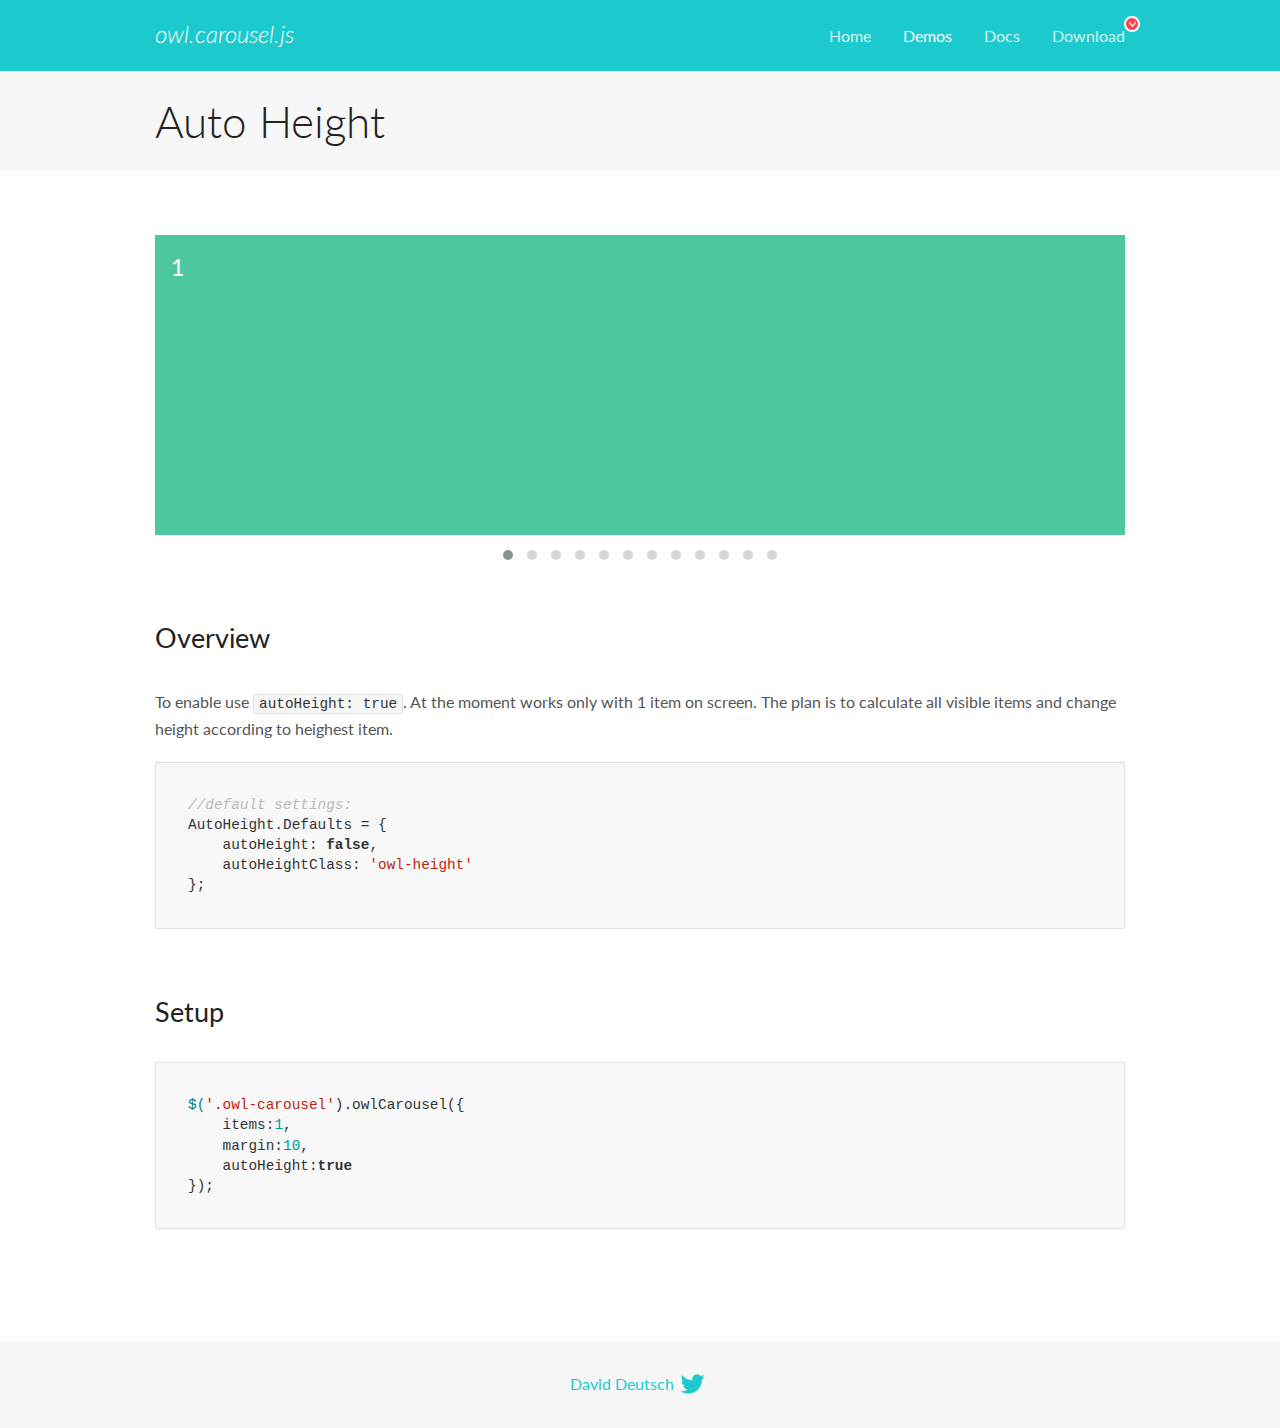
<file: docs/demos/autoheight.html>
<!DOCTYPE html>
<html lang="en">
  <head>

    <!-- head -->
    <meta charset="utf-8">
    <meta name="msapplication-tap-highlight" content="no" />
    <meta name="viewport" content="width=device-width, initial-scale=1.0" />
    <meta name="description" content="autoHeight usage demo">
    <meta name="author" content="David Deutsch">
    <title>
      Auto Height Demo | Owl Carousel | 2.2.0
    </title>

    <!-- Stylesheets -->
    <link href='https://fonts.googleapis.com/css?family=Lato:300,400,700,400italic,300italic' rel='stylesheet' type='text/css'>
    <link rel="stylesheet" href="../assets/css/docs.theme.min.css">

    <!-- Owl Stylesheets -->
    <link rel="stylesheet" href="../assets/owlcarousel/assets/owl.carousel.min.css">
    <link rel="stylesheet" href="../assets/owlcarousel/assets/owl.theme.default.min.css">

    <!-- HTML5 shim and Respond.js IE8 support of HTML5 elements and media queries -->

    <!--[if lt IE 9]>
      <script src="https://oss.maxcdn.com/libs/html5shiv/3.7.0/html5shiv.js"></script>
      <script src="https://oss.maxcdn.com/libs/respond.js/1.3.0/respond.min.js"></script>
    <![endif]-->

    <!-- Favicons -->
    <link rel="apple-touch-icon-precomposed" sizes="144x144" href="../assets/ico/apple-touch-icon-144-precomposed.png">
    <link rel="shortcut icon" href="../assets/ico/favicon.png">
    <link rel="shortcut icon" href="favicon.ico">

    <!-- Yeah i know js should not be in header. Its required for demos.-->

    <!-- javascript -->
    <script src="../assets/vendors/jquery.min.js"></script>
    <script src="../assets/owlcarousel/owl.carousel.js"></script>
  </head>
  <body>

    <!-- header -->
    <header class="header">
      <div class="row">
        <div class="large-12 columns">
          <div class="brand left">
            <h3>
              <a href="/OwlCarousel2/">owl.carousel.js</a> 
            </h3>
          </div>
          <a id="toggle-nav" class="right">
            <span></span> <span></span> <span></span> 
          </a> 
          <div class="nav-bar">
            <ul class="clearfix">
              <li> <a href="/OwlCarousel2/index.html">Home</a>  </li>
              <li class="active">
                <a href="/OwlCarousel2/demos/demos.html">Demos</a> 
              </li>
              <li> <a href="/OwlCarousel2/docs/started-welcome.html">Docs</a>  </li>
              <li>
                <a href="/OwlCarousel2/download/owl.carousel.2.2.0.zip">Download</a> 
                <span class="download"></span> 
              </li>
            </ul>
          </div>
        </div>
      </div>
    </header>

    <!-- title -->
    <section class="title">
      <div class="row">
        <div class="large-12 columns">
          <h1>Auto Height</h1>
        </div>
      </div>
    </section>

    <!--  Demos -->
    <section id="demos">
      <div class="row">
        <div class="large-12 columns">
          <div class="owl-carousel owl-theme">
            <div class="item" style="height:300px">
              <h4>1</h4>
            </div>
            <div class="item" style="height:100px">
              <h4>2</h4>
            </div>
            <div class="item" style="height:500px">
              <h4>3</h4>
            </div>
            <div class="item" style="height:250px">
              <h4>4</h4>
            </div>
            <div class="item" style="height:400px">
              <h4>5</h4>
            </div>
            <div class="item" style="height:500px">
              <h4>6</h4>
            </div>
            <div class="item" style="height:600px">
              <h4>7</h4>
            </div>
            <div class="item" style="height:400px">
              <h4>8</h4>
            </div>
            <div class="item" style="height:300px">
              <h4>9</h4>
            </div>
            <div class="item" style="height:350px">
              <h4>10</h4>
            </div>
            <div class="item" style="height:200px">
              <h4>11</h4>
            </div>
            <div class="item" style="height:150px">
              <h4>12</h4>
            </div>
          </div>
          <h3 id="overview">Overview</h3>
          <p>To enable use <code>autoHeight: true</code>. At the moment works only with 1 item on screen. The plan is to calculate all visible items and change height according to heighest item.</p>
          <pre><code>//default settings:
AutoHeight.Defaults = {
    autoHeight: false,
    autoHeightClass: &#39;owl-height&#39;
};</code></pre>
          <h3 id="setup">Setup</h3>
          <pre><code>$(&#39;.owl-carousel&#39;).owlCarousel({
    items:1,
    margin:10,
    autoHeight:true
});</code></pre>
          <script>
            $(document).ready(function() {
              $('.owl-carousel').owlCarousel({
                items: 1,
                margin: 10,
                autoHeight: true
              });
            })
          </script>
        </div>
      </div>
    </section>

    <!-- footer -->
    <footer class="footer">
      <div class="row">
        <div class="large-12 columns">
          <h5>
            <a href="/docs/support-contact.html">David Deutsch</a> 
            <a id="custom-tweet-button" href="https://twitter.com/share?url=http://www.owlcarousel.owlgraphic.com&text=Owl Carousel - This is so awesome! " target="_blank"></a> 
          </h5>
        </div>
      </div>
    </footer>

    <!-- vendors -->
    <script src="../assets/vendors/highlight.js"></script>
    <script src="../assets/js/app.js"></script>
  </body>
</html>
</file>
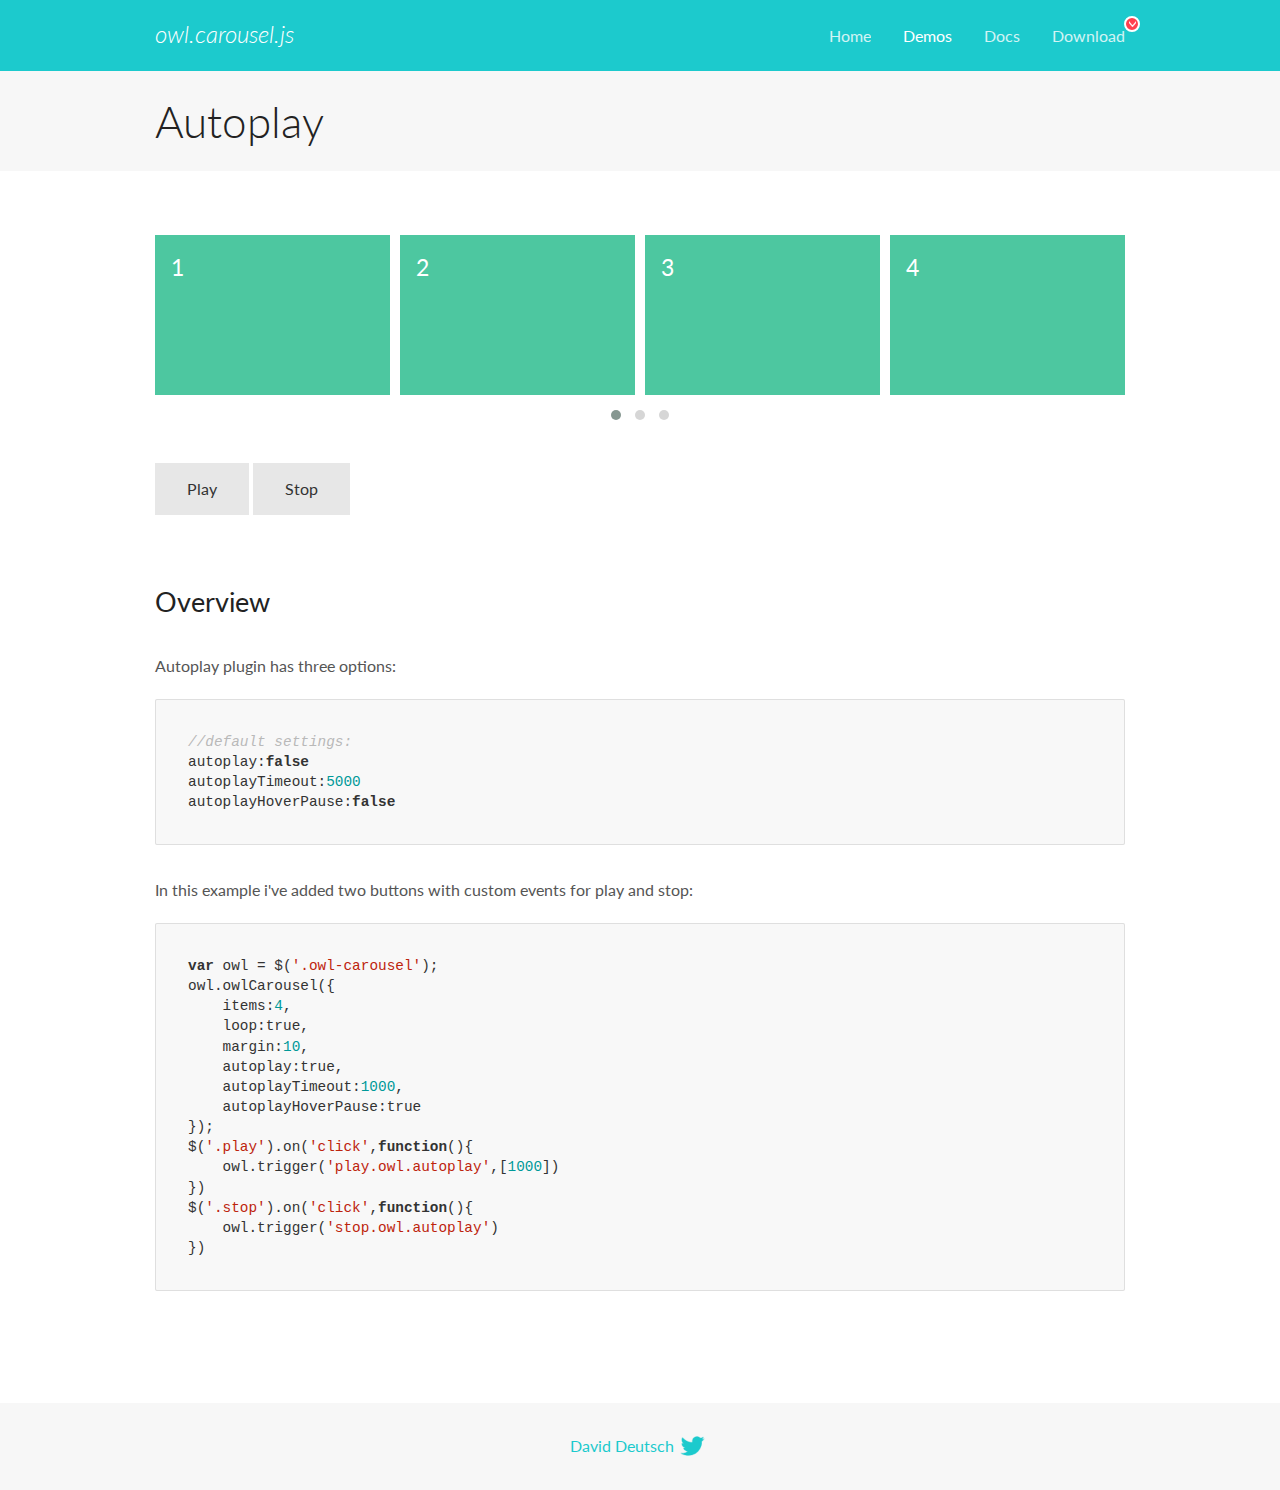
<file: docs/demos/autoplay.html>
<!DOCTYPE html>
<html lang="en">
  <head>

    <!-- head -->
    <meta charset="utf-8">
    <meta name="msapplication-tap-highlight" content="no" />
    <meta name="viewport" content="width=device-width, initial-scale=1.0" />
    <meta name="description" content="Autoplay usage demo">
    <meta name="author" content="David Deutsch">
    <title>
      Autoplay Demo | Owl Carousel | 2.2.0
    </title>

    <!-- Stylesheets -->
    <link href='https://fonts.googleapis.com/css?family=Lato:300,400,700,400italic,300italic' rel='stylesheet' type='text/css'>
    <link rel="stylesheet" href="../assets/css/docs.theme.min.css">

    <!-- Owl Stylesheets -->
    <link rel="stylesheet" href="../assets/owlcarousel/assets/owl.carousel.min.css">
    <link rel="stylesheet" href="../assets/owlcarousel/assets/owl.theme.default.min.css">

    <!-- HTML5 shim and Respond.js IE8 support of HTML5 elements and media queries -->

    <!--[if lt IE 9]>
      <script src="https://oss.maxcdn.com/libs/html5shiv/3.7.0/html5shiv.js"></script>
      <script src="https://oss.maxcdn.com/libs/respond.js/1.3.0/respond.min.js"></script>
    <![endif]-->

    <!-- Favicons -->
    <link rel="apple-touch-icon-precomposed" sizes="144x144" href="../assets/ico/apple-touch-icon-144-precomposed.png">
    <link rel="shortcut icon" href="../assets/ico/favicon.png">
    <link rel="shortcut icon" href="favicon.ico">

    <!-- Yeah i know js should not be in header. Its required for demos.-->

    <!-- javascript -->
    <script src="../assets/vendors/jquery.min.js"></script>
    <script src="../assets/owlcarousel/owl.carousel.js"></script>
  </head>
  <body>

    <!-- header -->
    <header class="header">
      <div class="row">
        <div class="large-12 columns">
          <div class="brand left">
            <h3>
              <a href="/OwlCarousel2/">owl.carousel.js</a> 
            </h3>
          </div>
          <a id="toggle-nav" class="right">
            <span></span> <span></span> <span></span> 
          </a> 
          <div class="nav-bar">
            <ul class="clearfix">
              <li> <a href="/OwlCarousel2/index.html">Home</a>  </li>
              <li class="active">
                <a href="/OwlCarousel2/demos/demos.html">Demos</a> 
              </li>
              <li> <a href="/OwlCarousel2/docs/started-welcome.html">Docs</a>  </li>
              <li>
                <a href="/OwlCarousel2/download/owl.carousel.2.2.0.zip">Download</a> 
                <span class="download"></span> 
              </li>
            </ul>
          </div>
        </div>
      </div>
    </header>

    <!-- title -->
    <section class="title">
      <div class="row">
        <div class="large-12 columns">
          <h1>Autoplay</h1>
        </div>
      </div>
    </section>

    <!--  Demos -->
    <section id="demos">
      <div class="row">
        <div class="large-12 columns">
          <div class="owl-carousel owl-theme">
            <div class="item">
              <h4>1</h4>
            </div>
            <div class="item">
              <h4>2</h4>
            </div>
            <div class="item">
              <h4>3</h4>
            </div>
            <div class="item">
              <h4>4</h4>
            </div>
            <div class="item">
              <h4>5</h4>
            </div>
            <div class="item">
              <h4>6</h4>
            </div>
            <div class="item">
              <h4>7</h4>
            </div>
            <div class="item">
              <h4>8</h4>
            </div>
            <div class="item">
              <h4>9</h4>
            </div>
            <div class="item">
              <h4>10</h4>
            </div>
            <div class="item">
              <h4>11</h4>
            </div>
            <div class="item">
              <h4>12</h4>
            </div>
          </div>
          <a class="button secondary play">Play</a> 
          <a class="button secondary stop">Stop</a> 
          <h3 id="overview">Overview</h3>
          <p>Autoplay plugin has three options:</p>
          <pre><code>//default settings:
autoplay:false
autoplayTimeout:5000
autoplayHoverPause:false</code></pre>
          <p>In this example i&#39;ve added two buttons with custom events for play and stop:</p>
          <pre><code>var owl = $(&#39;.owl-carousel&#39;);
owl.owlCarousel({
    items:4,
    loop:true,
    margin:10,
    autoplay:true,
    autoplayTimeout:1000,
    autoplayHoverPause:true
});
$(&#39;.play&#39;).on(&#39;click&#39;,function(){
    owl.trigger(&#39;play.owl.autoplay&#39;,[1000])
})
$(&#39;.stop&#39;).on(&#39;click&#39;,function(){
    owl.trigger(&#39;stop.owl.autoplay&#39;)
})</code></pre>
          <script>
            $(document).ready(function() {
              var owl = $('.owl-carousel');
              owl.owlCarousel({
                items: 4,
                loop: true,
                margin: 10,
                autoplay: true,
                autoplayTimeout: 1000,
                autoplayHoverPause: true
              });
              $('.play').on('click', function() {
                owl.trigger('play.owl.autoplay', [1000])
              })
              $('.stop').on('click', function() {
                owl.trigger('stop.owl.autoplay')
              })
            })
          </script>
        </div>
      </div>
    </section>

    <!-- footer -->
    <footer class="footer">
      <div class="row">
        <div class="large-12 columns">
          <h5>
            <a href="/docs/support-contact.html">David Deutsch</a> 
            <a id="custom-tweet-button" href="https://twitter.com/share?url=http://www.owlcarousel.owlgraphic.com&text=Owl Carousel - This is so awesome! " target="_blank"></a> 
          </h5>
        </div>
      </div>
    </footer>

    <!-- vendors -->
    <script src="../assets/vendors/highlight.js"></script>
    <script src="../assets/js/app.js"></script>
  </body>
</html>
</file>
<file: style.css>
/*-----------------------------------------------------------------------------------
        Companyportfolio
        Built with Blocs
-----------------------------------------------------------------------------------*/

body{
	margin:0;
	padding:0;
    background:#FFF;
    overflow-x:hidden;
    -webkit-font-smoothing: antialiased;
    -moz-osx-font-smoothing: grayscale;
}
a:hover{text-decoration: none; cursor:pointer;}

a,button{outline: none!important;} /* Prevent ugly blue glow on chrome and safari */


   


/* Globals type styling */
 h1, h2, h3, h4, h5, h6, p, label, .btn, a{
	font-family:Montserrat;
}


/* Site container width */

.container{
	max-width:1170px;
}

/* = Blocs
-------------------------------------------------------------- */

.bloc{
	width:100%;
	clear:both;
	background: 50% 50% no-repeat;
	padding:0 50px;
	-webkit-background-size: cover;
	-moz-background-size: cover;
	-o-background-size: cover;
	background-size: cover;
	position:relative;
}
.bloc .container{
	padding-left:0;
	padding-right:0;
}


/* Sizes */

.bloc-xl{
	padding:150px 50px;
}
.bloc-lg{
	padding:100px 50px;
}
.bloc-md{
	padding:50px;
}
.bloc-sm{
	padding:20px 50px;
}


/* Dark theme */

.d-bloc{
	color:rgba(255,255,255,.7);
}
.d-bloc button:hover{
	color:rgba(255,255,255,.9);
}
.d-bloc h1, .d-bloc h2, .d-bloc h3, .d-bloc h4,.d-bloc h5, .d-bloc h6, .d-bloc .ico{
	color:rgba(255,255,255,.9);
}
.d-bloc .icon-round,.d-bloc .icon-square,.d-bloc .icon-rounded,.d-bloc .icon-semi-rounded-a,.d-bloc .icon-semi-rounded-b{
	border-color:rgba(255,255,255,.9);
}
.d-bloc .divider-h span{
	border-color:rgba(255,255,255,.2);
}
.d-bloc a{
	color:rgba(3,126,196,1);
}
.d-bloc a:hover{
	color:rgba(255,255,255,1);
}
.d-bloc .navbar-toggle .icon-bar{
	background:rgba(255,255,255,1);
}
.d-bloc .btn-wire,.d-bloc .btn-wire:hover{
	color:rgba(255,255,255,1);
	border-color:rgba(255,255,255,1);
}
.d-bloc .panel{
	color:rgba(0,0,0,.5);
}
.d-bloc .panel button:hover{
	color:rgba(0,0,0,.7);
}
.d-bloc .panel h1,.d-bloc .panel h2, .d-bloc .panel h3, .d-bloc .panel h4, .d-bloc .panel h5, .d-bloc .panel h6, .d-bloc .ico{
	color:rgba(0,0,0,.7);
}
.d-bloc .panel icon{
	border-color:rgba(0,0,0,.7);
}
.d-bloc .panel .divider-h span{
	border-color:rgba(0,0,0,.1);
}
.d-bloc .panel a{
	color:rgba(0,0,0,.6);
}
.d-bloc .panel a:hover{
	color:rgba(0,0,0,1);
}
.d-bloc .panel .btn-wire, .d-bloc .panel .btn-wire:hover{
	color:rgba(0,0,0,.7);
	border-color:rgba(0,0,0,.3);
}


/* Light theme */

.l-bloc{
	color:rgba(0,0,0,.5);
}
.l-bloc button:hover{
	color:rgba(0,0,0,.7);
}
.l-bloc h1,.l-bloc h2,.l-bloc h3,.l-bloc h4,.l-bloc h5, .l-bloc h6, .l-bloc .ico{
	color:#ffffff;
}
.l-bloc .icon-round,.l-bloc .icon-square,.l-bloc .icon-rounded,.l-bloc .icon-semi-rounded-a,.l-bloc .icon-semi-rounded-b{
	border-color:rgba(0,0,0,.7);
}
.l-bloc .divider-h span{
	border-color:rgba(0,0,0,.1);
}
.l-bloc a{
	color:rgba(0,0,0,.6);
}
.l-bloc a:hover{
	color:rgba(0,0,0,1);
}
.l-bloc .navbar-toggle .icon-bar{
	color:rgba(0,0,0,.6);
}
.l-bloc .btn-wire, .l-bloc .btn-wire:hover{
	color:rgba(0,0,0,.7);
	border-color:rgba(0,0,0,.3);
}

/* Row Margin Offsets */

.voffset{
	margin-top:30px;
}
.voffset-lg{
	margin-top:80px;
}

/* Bloc text custom styling */

#header h3{
	font-size: 32px;
	font-weight: 900;
	font-family: Montserrat;
}
#header p{
	font-weight: 400;
	font-family: Montserrat;
}
#services h3{
	font-weight: 400;
	font-family: Montserrat;
}
#porfolio h2{
	font-weight: 400;
	font-family: Montserrat;
}
#team h2{
	font-weight: 400;
	font-family: Montserrat;
}
#bloc-6 h3{
	line-height:50px;
}

/* = NavBar
-------------------------------------------------------------- */

.navbar{
	margin-bottom: 0;
	z-index:1;
}
.navbar-brand{
	height:auto;
	padding:15px 15px;
	font-size:25px!important;
	font-weight:normal;
	font-weight:600;
}
.navbar-brand img{
	max-height: 65px;
	margin: 0 -9px 0 0;
	display:inline;
}
.navbar-brand{
	padding: 5px 15px;
}
.navbar .nav{
	padding-top: 2px;
	margin-right: -16px;
	float:right;
	z-index:1;
}
.nav > li{
	float:left;
	margin-top:4px;
	font-size:16px;
}
.navbar-nav .open .dropdown-menu > li > a{
	text-align: inherit;
}
.nav > li a:hover, .nav > li a:focus{
	background:transparent;
}
.navbar-toggle{
	margin: 10px 10px 0 0;
	border: 0px;
}
.navbar-toggle:hover{
	background:transparent!important;
}
.navbar-toggle .icon-bar{
	background-color: rgba(0,0,0,.5);
	width: 26px;
}
 /* Inverted navbar */

.nav-invert .navbar .nav{
	float:left;
}
.nav-invert .navbar-header, .nav-invert .navbar-brand{
	float:right;
}
@media (min-width: 768px){
	.site-navigation{
		position:absolute;
		top:50%;
		right:20px;
		transform:translate(0, -50%);
		-webkit-transform:translateY(-50%);
	}
	.nav-invert .site-navigation{
		left:20px;
		right:0;
	}
	.nav-center{
		text-align:center;
	}
	.nav-center .navbar-header{
		width:100%;
	}
	.nav-center .navbar-header, .nav-center .navbar-brand, .nav-center .nav > li{
		float: none;
		display:inline-block;
	}
	.nav-center .site-navigation{
		position:relative;
		width:100%;
		margin-top:20px;
	}
}
.nav > li > .dropdown a{
	background: none!important;
	display: block;
	padding: 14px 15px;
}

nav .caret{
	margin: 0 5px;
}

/* = Bric adjustment margins
-------------------------------------------------------------- */

.mg-md{
	margin-top:10px;
	margin-bottom:0px;
}
.mg-lg{
	margin-top:10px;
	margin-bottom:40px;
}

/* = Buttons
-------------------------------------------------------------- */

.btn{
	margin: 0 5px 5px 0;
}
.btn.pull-right{
	margin: 0 0 5px 5px;
}
.btn-d,.btn-d:hover,.btn-d:focus{
	color:#FFF!important;
	background:rgba(0,0,0,.3);
}

/* Prevent ugly blue glow on chrome and safari */
button{
	outline: none!important;
}

.btn-wire{
	background:transparent!important;
	border:2px solid transparent;
}
.btn-wire:hover{
	background:transparent!important;
	border:2px solid transparent;
}
.btn-xl{
	padding: 16px 40px;
	font-size: 28px;
}
.dropdown a .caret{
	margin:0 0 0 5px}
/* = Icons
-------------------------------------------------------------- */
.icon-md{
	font-size:30px!important;
}
.icon-xl{
	font-size:100px!important;
}

/* Image Frame */
.img-frame,.img-frame-md,.img-frame-lg,.img-frame-rd,.img-frame-rd-md,.img-frame-rd-lg{
	background:#FFF;
	border:1px solid rgba(0,0,0,0.1);
	box-shadow:0 2px 2px rgba(0,0,0,0.05);
	padding:4px;
}
.img-frame{
	border-radius:3px;
}
.img-frame-md,.img-frame-lg{
	border-radius:6px;
}
.img-frame-md,.img-frame-rd-md{
	padding:8px;
}
.img-frame-lg,.img-frame-rd-lg{
	padding:14px;
}



.panel-sq, .panel-sq .panel-heading, .panel-sq .panel-footer{
	border-radius:0;
}
.panel-rd{
	border-radius:30px;
}
.panel-rd .panel-heading{
	border-radius:29px 29px 0 0;
}
.panel-rd .panel-footer{
	border-radius:0 0 29px 29px;
}



/* iFrame */

iframe{
	border:0;
}


/* ScrollToTop button */

.scrollToTop{
	width:40px;
	height:40px;
	position:fixed;
	bottom:20px;
	right:20px;
	opacity: 0;
	z-index: 500;
	transition: all .3s ease-in-out;
}
.scrollToTop span{
	margin-top: 6px;
}
.showScrollTop{
	font-size: 14px;
	opacity: 1;
}
/* = Lightbox
-------------------------------------------------------------- */

a[data-lightbox]{
	position: relative;
	display: block;
	text-align: center;
}
a[data-lightbox]:hover::before{
	content:"+";
	font-family: "HelveticaNeue-Light", "Helvetica Neue Light", "Helvetica Neue", Helvetica, Arial;
	font-size:32px;
	width:50px;
	height:50px;
	margin-left:-25px;
	border-radius: 50%;
	background:rgba(0,0,0,.6);
	color:#FFF;
	font-weight:100;
	z-index: 1;
	position: absolute;
	top: 50%;
	transform: translateY(-50%);
	-webkit-transform: translateY(-50%);
}
a[data-lightbox]:hover img{
	opacity: 0.6;
	-webkit-animation-fill-mode: none;
	animation-fill-mode:none;
}
#lightbox-modal .modal-dialog{
	width:90%;
	max-width:900px;
	margin:30px auto 0;
}
#lightbox-modal .modal-dialog img{
	margin: 0 auto;
}
.lightbox-caption{
	padding: 20px;
	color: #FFF;
	background: rgba(0,0,0,.5);
	position: absolute;
	left: 15px;
	right: 15px;
	bottom: 5px;
}
.close-lightbox{
	display: none;
	font-size: 40px;
	position: absolute;
	top:8px;
	right:20px;
	z-index: 20;
}
.next-lightbox, .prev-lightbox{
	display: inline-block;
	width:0;
	height:0;
	border-top: 10px solid transparent;
	border-bottom: 10px solid transparent;
	transition: all .2s ease-in-out;
	position: absolute;
	top:50%;
}
.next-lightbox{
	right:25px;
	border-left: 20px solid rgba(255,255,255,.4);
}
.prev-lightbox{
	left:25px;
	border-right:20px solid rgba(255,255,255,.4);
}
.prev-lightbox:hover, .next-lightbox:hover{
	border-right-color:rgba(255,255,255,.9);
	border-left-color:rgba(255,255,255,.9);
}

/* = Custom Colour Styling
-------------------------------------------------------------- */

/* Background colour styles */

.bgc-carmine-pink{
	background-color:#037EC4;
}
.bgc-silver{
	background-color:#171717;
}
.bgc-outer-space{
	background-color:#47454B;
}
.bgc-white{
	background-color:#343131	;
}
.bgc-platinum{
	background-color:#171717;
}
/* Text colour styles */

.tc-white{
	color:#ffffff!important;
}
/* Button colour styles */

.wire-btn-carmine-pink{
	color:#037EC4!important;
	border-color:#037EC4!important;
}
.wire-btn-white{
	color:#ffffff!important;
	border-color:#ffffff!important;
}
/* Icon colour styles */

.icon-carmine-pink{
	color:#037EC4!important;
	border-color:#F35342!important;
}
.icon-outer-space{
	color:#47454B!important;
	border-color:#47454B!important;
}

/* Bloc image backgrounds */

.bg-city-overlay{
	background-image:url("img/city-overlay.png");
}
.bg-contact-overlay{
	background-image:url("img/contact.png");
	background-color:#47454B;
	}

.quote {
    color: rgba(0,0,0,.1);
    text-align: center;
    margin-bottom: 30px;
}

/*-------------------------------*/
/*    Carousel Fade Transition   */
/*-------------------------------*/

#fade-quote-carousel.carousel {
  padding-bottom: 60px;
}
#fade-quote-carousel.carousel .carousel-inner .item {
  opacity: 0;
  -webkit-transition-property: opacity;
      -ms-transition-property: opacity;
          transition-property: opacity;
}
#fade-quote-carousel.carousel .carousel-inner .active {
  opacity: 1;
  -webkit-transition-property: opacity;
      -ms-transition-property: opacity;
          transition-property: opacity;
}
#fade-quote-carousel.carousel .carousel-indicators {
  bottom: 10px;
}
#fade-quote-carousel.carousel .carousel-indicators > li {
  background-color: #037EC4;
  border: none;
}
#fade-quote-carousel blockquote {
    text-align: center;
    border: none;
}
#fade-quote-carousel .profile-circle {
    width: 100px;
    height: 100px;
    margin: 0 auto;
    border-radius: 100px;
}

/* = Mobile adjustments 
-------------------------------------------------------------- */
@media (max-width: 1024px)
{
    .bloc{
        padding-left: 20px; 
        padding-right: 20px;  
    }
}
@media (max-width: 768px)
{
    .container{width:100%;}
    .b-parallax{background-attachment:scroll;}
    .page-container, #hero-bloc{overflow-x: hidden;position: relative;} /* Prevent unwanted side scroll on mobile */  
}
@media (max-width: 767px)
{
    .page-container{
        overflow-x: hidden;
        position:relative;
    }
    h1,h2,h3,h4,h5,h6,p{
        padding-left:10px!important; 
        padding-right:10px!important; 
    }
    #hero-bloc h1{
        font-size:40px;
    }
    #hero-bloc h2{
        font-size:34px;
    }
    #hero-bloc h3{
        font-size:25px;
    }
    .bloc{
        padding-left: 0; 
        padding-right: 0;  
        -webkit-background-size: auto 200%;
        -moz-background-size: auto 200%;
        -o-background-size: auto 200%;
        background-size: auto 200%;
    }
    .b-parallax{
        background-attachment:scroll;
    }
    
    .navbar .nav{
        padding-top: 0;
        border-top:1px solid rgba(0,0,0,.2);
        float:none!important;
    }
    .navbar.row{
        margin-left: 0;
        margin-right: 0;
    }
    .site-navigation{
	   position:inherit;
	   transform:none;
	   -webkit-transform:none;
	   -ms-transform:none;
    }  
    .nav > li{
        margin-top: 0;
        border-bottom:1px solid rgba(0,0,0,.1);
        background:rgba(0,0,0,.05);
        text-align: left;
        padding-left:15px;
        width:100%;
    }
    .nav > li:hover{
        background:rgba(0,0,0,.08);
    }
    #hero-bloc .navbar .nav{
        background:rgba(0,0,0,.8);
    }
    #hero-bloc .navbar .nav a{
        color:rgba(255,255,255,.6);
    }
    .hero{
        padding:50px 0;
    }
    .hero-nav{
        left:-1px;
        right:-1px;
    }
    .navbar-collapse{
        padding:0;
        overflow-x: hidden;
        -webkit-box-shadow: none;
        box-shadow: none;
    }
    .navbar-brand img{
        max-height: 40px;
        width:auto;
        margin: -10px 10px 0 0;    
    }
    .nav-invert .navbar-header{
        float: none;
        width:100%;
    }
    .nav-invert .navbar-toggle{
        float:left; 
    }
    .btn.pull-left, .btn.pull-right{
       float:none!important; 
    }
    .bloc-group .bloc{
         display:block;
         width:100%;
     }
    .bloc-tile-2 .container, .bloc-tile-3 .container, .bloc-tile-4 .container{
	   padding-left: 10px;
	   padding-right: 10px;
    }
    .bloc-xxl,.bloc-xl,.bloc-lg{
        padding: 40px 0;
    }
    .bloc-sm,.bloc-md{
        padding-left: 0; 
        padding-right: 0;
    }
    .a-block{
        padding:0 10px;
    }
    .btn-dwn{
       display:none; 
    }
    .voffset{
        margin-top:5px;
    }
    .voffset-md{
        margin-top:20px;
    }
    .voffset-lg{
        margin-top:30px;
    }
    form{
        padding:5px;
    }
    .close-lightbox{
        display:inline-block;
    }
    .col-xs-2, .col-sm-2, .col-md-2, .col-lg-2, .col-xs-3, .col-sm-3, .col-md-3, .col-lg-3, .col-xs-4, .col-sm-4, .col-md-4, .col-lg-4, .col-xs-5, .col-sm-5, .col-md-5, .col-lg-5, .col-xs-6, .col-sm-6, .col-md-6, .col-lg-6, .col-xs-7, .col-sm-7, .col-md-7, .col-lg-7, .col-xs-8, .col-sm-8, .col-md-8, .col-lg-8, .col-xs-9, .col-sm-9, .col-md-9, .col-lg-9, .col-xs-10, .col-sm-10, .col-md-10, .col-lg-10, .col-xs-11, .col-sm-11, .col-md-11, .col-lg-11, .col-xs-12, .col-sm-12, .col-md-12, .col-lg-12 {
        margin-top: 30px;
        margin-bottom: 30px;
    }
    .video-bg-contianer{
        display:none;
    }
}

.mybox{
	    background-color: #171717;
		margin-top: 0;
		padding: 30px;
	
}
#owl-demo .item {
display: block;
padding: 30px 0px;
margin: 5px;
color: #FFF;
-webkit-border-radius: 3px;
-moz-border-radius: 3px;
border-radius: 3px;
text-align: center;
}
.owl-theme .owl-controls {
margin-top: 10px;
text-align: center;
}
/* Styling Next and Prev buttons */
.owl-theme .owl-controls .owl-buttons div {
color: #FFF;
display: inline-block;
zoom: 1;
*display: inline;
/*IE7 life-saver */
margin: 5px;
padding: 3px 10px;
font-size: 12px;
-webkit-border-radius: 30px;
-moz-border-radius: 30px;
border-radius: 30px;
background: #869791;
filter: Alpha(Opacity=50);
/*IE7 fix*/
opacity: 0.5;
} 
.no-js #loader { display: none;  }
.js #loader { display: block; position: absolute; left: 100px; top: 0; }
.se-pre-con {
	position: fixed;
	left: 0px;
	top: 0px;
	width: 100%;
	height: 100%;
	z-index: 9999;
	background-color:#fff;
	background: url(images/loader-64x/loader_pop.gif) center no-repeat #fff;
}
body {
  background: #efefef;
  font-size: 62.5%;
  font-family: 'Lato', sans-serif;
  font-weight: 300;
  color: #B6B6B6;
}
body section {
    background: #343131;
    margin: 60px auto -116px;
    border-top: 15px solid #343131;
    text-align: center;
    padding: 50px 0 110px;
    width: 80%;
    max-width: 1100px;
}
body section h1 {
  margin-bottom: 40px;
  font-size: 4em;
  text-transform: uppercase;
  font-family: 'Lato', sans-serif;
  font-weight: 100;
}

form {
  width: 58.33333%;
  margin: 0 auto;
}
form .field {
  width: 100%;
  position: relative;
  margin-bottom: 15px;
}
form .field label {
  text-transform: uppercase;
  position: absolute;
  top: 0;
  left: 0;
  background: #313A3D;
  width: 100%;
  padding: 16px 0;
  font-size: 1.45em;
  letter-spacing: 1.075em;
  -webkit-transition: all 333ms ease-in-out;
  -moz-transition: all 333ms ease-in-out;
  -o-transition: all 333ms ease-in-out;
  -ms-transition: all 333ms ease-in-out;
  transition: all 333ms ease-in-out;
}
form .field label + span {
  font-family: 'SSStandard';
  opacity: 0;
  color: white;
  display: block;
  position: absolute;
  top: 12px;
  left: 7%;
  font-size: 2.5em;
  text-shadow: 1px 2px 0 #cd6302;
  -webkit-transition: all 333ms ease-in-out;
  -moz-transition: all 333ms ease-in-out;
  -o-transition: all 333ms ease-in-out;
  -ms-transition: all 333ms ease-in-out;
  transition: all 333ms ease-in-out;
}
form .field input[type="text"],
form .field textarea {
  border: none;
  background: #E8E9EA;
  width: 80.5%;
  margin: 0;
  padding: 18px 0;
  padding-left: 19.5%;
  color: #313A3D;
  font-size: 1.4em;
  letter-spacing: 0.05em;
  text-transform: uppercase;
}
form .field input[type="text"]#msg,
form .field textarea#msg {
  height: 18px;
  resize: none;
  -webkit-transition: all 333ms ease-in-out;
  -moz-transition: all 333ms ease-in-out;
  -o-transition: all 333ms ease-in-out;
  -ms-transition: all 333ms ease-in-out;
  transition: all 333ms ease-in-out;
}
form .field input[type="text"]:focus, form .field input[type="text"].focused,
form .field textarea:focus,
form .field textarea.focused {
  outline: none;
}
form .field input[type="text"]:focus#msg, form .field input[type="text"].focused#msg,
form .field textarea:focus#msg,
form .field textarea.focused#msg {
  padding-bottom: 150px;
}
form .field input[type="text"]:focus + label, form .field input[type="text"].focused + label,
form .field textarea:focus + label,
form .field textarea.focused + label {
  width: 18%;
  background: #FD9638;
  color: #313A3D;
}
form .field input[type="text"].focused + label,
form .field textarea.focused + label {
  color: #FD9638;
}
form .field:hover label {
  width: 18%;
  background: #313A3D;
  color: white;
}
form input[type="submit"] {
  background: #FD9638;
  color: white;
  -webkit-appearance: none;
  border: none;
  text-transform: uppercase;
  position: relative;
  padding: 13px 50px;
  font-size: 1.4em;
  letter-spacing: 0.1em;
  font-family: 'Lato', sans-serif;
  font-weight: 300;
  -webkit-transition: all 333ms ease-in-out;
  -moz-transition: all 333ms ease-in-out;
  -o-transition: all 333ms ease-in-out;
  -ms-transition: all 333ms ease-in-out;
  transition: all 333ms ease-in-out;
}
form input[type="submit"]:hover {
  background: #313A3D;
  color: #FD9638;
}
form input[type="submit"]:focus {
  outline: none;
  background: #cd6302;
}
::-webkit-scrollbar {
    width: 8px;
}
::-webkit-scrollbar-button {
    width: 8px;
    height:5px;
}
::-webkit-scrollbar-track {
    background:#eee;
    border: thin solid lightgray;
    box-shadow: 0px 0px 3px #dfdfdf inset;
    border-radius:10px;
}
::-webkit-scrollbar-thumb {
    background:#999;
    border: thin solid gray;
    border-radius:10px;
}
::-webkit-scrollbar-thumb:hover {
    background:#7d7d7d;
}           
}
</file>
